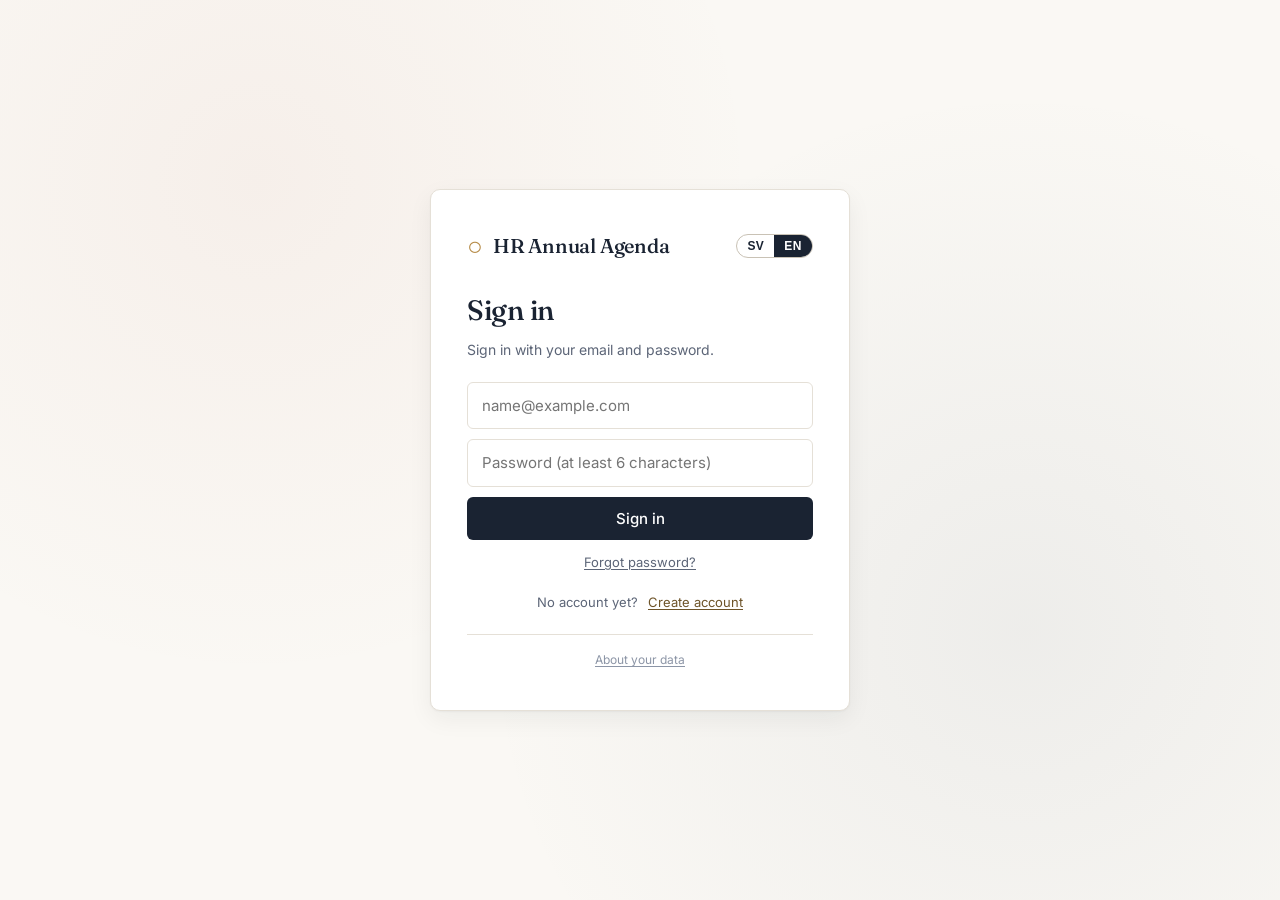
<file: index.html>
<!DOCTYPE html>
<html lang="sv">
<head>
  <meta charset="UTF-8" />
  <meta name="viewport" content="width=device-width, initial-scale=1.0" />
  <title>HR Årshjul</title>
  <link rel="icon" type="image/svg+xml" href="favicon.svg?v=1" />
  <link rel="stylesheet" href="fonts/fonts.css?v=79" />
  <meta http-equiv="Cache-Control" content="no-cache, no-store, must-revalidate" />
  <meta http-equiv="Pragma" content="no-cache" />
  <meta http-equiv="Expires" content="0" />
  <link rel="stylesheet" href="style.css?v=79" />
  <script src="vendor/supabase.js?v=79" defer></script>
  <script src="vendor/jspdf.umd.min.js?v=79" defer></script>
  <script src="vendor/pptxgen.bundle.js?v=79" defer></script>
  <script src="vendor/xlsx.full.min.js?v=79" defer></script>
</head>
<body>
  <!-- Login screen — shown when no user is signed in -->
  <div id="authScreen" class="auth-screen" hidden>
    <div class="auth-card">
      <div class="auth-brand">
        <span class="brand-mark">○</span>
        <span class="brand-name" data-i18n="brand.name">HR Årshjul</span>
        <div class="lang-toggle" role="group" data-i18n-aria-label="lang.toggleAria" aria-label="Välj språk">
          <button type="button" class="lang-btn" data-lang="sv">SV</button>
          <button type="button" class="lang-btn" data-lang="en">EN</button>
        </div>
      </div>
      <h1 class="auth-title" id="authTitle">Logga in</h1>
      <p class="auth-sub" id="authSub">Logga in med din e-post och ditt lösenord.</p>
      <form id="authForm" class="auth-form">
        <input id="authEmail" type="email" required placeholder="namn@exempel.se" autocomplete="email" />
        <input id="authPassword" type="password" required minlength="6" placeholder="Lösenord (minst 6 tecken)" autocomplete="current-password" />
        <button class="btn btn-primary btn-block" type="submit" id="authSubmitBtn">Logga in</button>
      </form>
      <div id="authMessage" class="auth-message" hidden></div>
      <div class="auth-forgot" id="authForgotRow">
        <a href="#" id="authForgotLink">Glömt lösenord?</a>
      </div>
      <div class="auth-toggle" id="authToggleRow">
        <span id="authToggleText">Inget konto än?</span>
        <a href="#" id="authToggleLink">Skapa konto</a>
      </div>
      <div class="auth-toggle" id="authBackRow" hidden>
        <a href="#" id="authBackLink">← Tillbaka till inloggning</a>
      </div>
      <div class="auth-legal">
        <a href="/integritet.html" data-i18n="privacy.link">Om dina uppgifter</a>
      </div>
    </div>
  </div>

  <!-- App — shown when signed in -->
  <div id="appScreen" hidden>
  <header class="topbar">
    <div class="topbar-inner">
      <div class="brand">
        <span class="brand-mark">○</span>
        <span class="brand-name" data-i18n="brand.name">HR Årshjul</span>
      </div>
      <div class="client-meta">
        <label class="field">
          <span class="field-label" data-i18n="topbar.wheelName">Namn på hjulet</span>
          <input id="wheelName" type="text" data-i18n-placeholder="topbar.wheelNamePh" placeholder="t.ex. HR Activity Wheel" />
        </label>
        <label class="field">
          <span class="field-label" data-i18n="topbar.year">År</span>
          <input id="clientYear" type="number" min="2020" max="2100" value="2026" />
        </label>
      </div>
      <div class="user-block">
        <button id="adminBtn" class="btn btn-ghost btn-small" type="button" hidden style="display:none" data-i18n="topbar.adminLink">Hantera användare</button>
        <div class="dropdown">
          <button id="helpBtn" type="button" class="help-btn" aria-haspopup="true" aria-expanded="false" data-i18n-aria-label="help.toggleAria" aria-label="Hjälp">?</button>
          <div id="helpMenu" class="dropdown-menu help-menu" hidden>
            <button id="helpWelcomeBtn" type="button" class="dropdown-item" data-i18n="help.welcome">Kom igång</button>
            <a href="/hjalp.html" class="dropdown-item" data-i18n="help.handbook">Handbok</a>
          </div>
        </div>
        <div class="dropdown">
          <button id="accountBtn" type="button" class="account-btn" aria-haspopup="true" aria-expanded="false" data-i18n-aria-label="account.toggleAria" aria-label="Konto">
            <span id="accountAvatar" class="account-avatar" aria-hidden="true"></span>
            <span class="account-caret" aria-hidden="true">▾</span>
          </button>
          <div id="accountMenu" class="dropdown-menu account-menu" hidden>
            <div class="account-head">
              <span class="account-head-label" data-i18n="account.signedInAs">Inloggad som</span>
              <span id="userEmail" class="user-email"></span>
              <span id="accountRole" class="account-role" hidden data-i18n="account.roleAdmin">Administratör</span>
            </div>
            <div class="dropdown-sep"></div>
            <a id="adminLink" href="/admin.html" class="dropdown-item" hidden data-i18n="topbar.adminLink">Hantera användare</a>
            <a href="/integritet.html" class="dropdown-item" data-i18n="privacy.link">Om dina uppgifter</a>
            <button id="accountLogoutBtn" class="dropdown-item" type="button" data-i18n="topbar.logout">Logga ut</button>
          </div>
        </div>
        <button id="logoutBtn" class="btn btn-ghost btn-small" type="button" data-i18n="topbar.logout">Logga ut</button>
      </div>
      <button id="overflowBtn" type="button" class="btn btn-ghost btn-small overflow-btn" aria-label="Meny">☰</button>
      <div class="topbar-actions">
        <div class="dropdown">
          <button id="wheelsBtn" type="button" class="btn btn-ghost btn-small" data-i18n-aria-label="wheels.toggleAria" aria-label="Mina hjul"><span data-i18n="wheels.label">Hjul</span>: <span class="wheels-current"></span> ▾</button>
          <div id="wheelsMenu" class="dropdown-menu" hidden></div>
        </div>
        <button id="newBtn" class="btn btn-ghost btn-small" data-i18n="topbar.newWheel">Nytt hjul</button>
        <button id="copyBtn" class="btn btn-ghost btn-small" type="button" data-i18n="topbar.copyWheel">Kopiera hjul</button>
        <button id="uploadBtn" class="btn btn-ghost btn-small" data-i18n="topbar.uploadImage">Ladda upp bild</button>
        <div class="dropdown">
          <button id="exportBtn" class="btn btn-primary btn-small" data-i18n="topbar.export">Ladda ner ▾</button>
          <div id="exportMenu" class="dropdown-menu" hidden>
            <button class="dropdown-item" data-format="png" data-i18n="topbar.exportPng">Som bild (PNG)</button>
            <button class="dropdown-item" data-format="pdf" data-i18n="topbar.exportPdf">Som PDF</button>
            <button class="dropdown-item" data-format="ppt" data-i18n="topbar.exportPpt">Som PowerPoint</button>
            <button class="dropdown-item" data-format="ics" data-i18n="topbar.exportIcs">Som kalender (.ics)</button>
          </div>
        </div>
      </div>
      <div class="topbar-config">
        <div class="dropdown">
          <button id="layoutBtn" type="button" class="btn btn-ghost btn-small" data-i18n-aria-label="layout.toggleAria" aria-label="Välj layout"><span data-i18n="layout.label">Layout</span> ▾</button>
          <div id="layoutMenu" class="dropdown-menu" hidden>
            <button type="button" class="dropdown-item layout-option" data-layout="wheel" data-i18n="layout.wheel">Klassisk</button>
            <button type="button" class="dropdown-item layout-option" data-layout="agenda" data-i18n="layout.agenda">Agenda</button>
            <div class="dropdown-sep"></div>
            <button type="button" class="dropdown-item label-position-option" id="labelSideToggle"><span class="check">✓</span> <span data-i18n="layout.labelSide">Text vid sidan</span></button>
            <button type="button" class="dropdown-item label-position-option" id="showDatesToggle"><span class="check">✓</span> <span data-i18n="layout.showDates">Visa datum</span></button>
          </div>
        </div>
        <div class="lang-toggle lang-toggle-topbar" role="group" data-i18n-aria-label="lang.toggleAria" aria-label="Välj språk">
          <button type="button" class="lang-btn" data-lang="sv">SV</button>
          <button type="button" class="lang-btn" data-lang="en">EN</button>
        </div>
      </div>
      <input id="fileInput" type="file" accept="image/png" hidden />
    </div>
  </header>

  <!-- Gallringsbanner — visas bara när kontots tid börjar ta slut -->
  <div id="retentionBanner" class="retention-banner" hidden>
    <div class="retention-inner">
      <span class="retention-icon" aria-hidden="true">◷</span>
      <div class="retention-text">
        <strong id="retentionTitle"></strong>
        <span id="retentionBody"></span>
      </div>
      <button id="retentionRenewBtn" class="btn btn-primary btn-small" type="button"></button>
    </div>
  </div>

  <main class="layout">
    <section class="panel">
      <div class="panel-section">
        <div class="section-head">
          <h2 data-i18n="panel.rings.title">Ringar</h2>
          <button id="addRingBtn" class="btn btn-small" data-i18n="panel.rings.add">+ Lägg till ring</button>
        </div>
        <p class="hint" data-i18n="panel.rings.hint">Varje ring är en kategori — t.ex. Arbetsmiljö, Utveckling, Lön &amp; förmåner.</p>
        <ul id="ringList" class="ring-list"></ul>
      </div>

      <div class="panel-section">
        <div class="section-head">
          <h2 data-i18n="panel.activities.title">Aktiviteter</h2>
          <div class="section-actions">
            <button id="importActivitiesBtn" class="btn btn-small" data-i18n="panel.activities.import">Importera</button>
            <button id="addActivityBtn" class="btn btn-small" data-i18n="panel.activities.add">+ Period</button>
            <button id="addDayBtn" class="btn btn-small" data-i18n="panel.activities.addDay">+ Dag</button>
          </div>
        </div>
        <p class="hint"><span data-i18n="panel.activities.hintBefore">Lägg in aktiviteten som en period (startvecka + längd) eller som en enskild dag med ett bestämt datum. Vill du importera en lista? </span><a href="#" id="downloadTemplateLink" data-i18n="panel.activities.hintLink">Hämta mallen</a><span data-i18n="panel.activities.hintAfter">.</span></p>
        <input id="activitiesFileInput" type="file" accept=".xlsx,.xls,.csv" hidden />
        <ul id="activityList" class="activity-list"></ul>
      </div>
    </section>

    <section class="wheel-area">
      <div class="wheel-frame">
        <svg id="wheel" viewBox="-260 -260 520 520" xmlns="http://www.w3.org/2000/svg" role="img" data-i18n-aria-label="wheel.aria" aria-label="HR årshjul"></svg>
      </div>
      <div class="legend" id="legend"></div>
    </section>
  </main>

  </div><!-- /#appScreen -->

  <!-- Admin modal: manage allowed emails -->
  <div id="adminModal" class="modal-backdrop" hidden>
    <div class="modal-card" role="dialog" aria-labelledby="adminModalTitle">
      <div class="modal-head">
        <h2 id="adminModalTitle" data-i18n="admin.title">Hantera användare</h2>
        <button id="adminCloseBtn" class="btn-icon" type="button" data-i18n-aria-label="admin.closeAria" aria-label="Stäng">✕</button>
      </div>
      <p class="modal-sub" data-i18n="admin.sub">Bara mejladresser i den här listan kan skapa konto. Lägg till en ny adress, säg till personen själv, så kan de gå till sidan och välja sitt eget lösenord.</p>

      <form id="adminAddForm" class="admin-add-form" autocomplete="off">
        <input id="adminAddEmail" type="email" required data-i18n-placeholder="auth.emailPh" placeholder="namn@exempel.se" />
        <input id="adminAddNotes" type="text" data-i18n-placeholder="admin.notesPh" placeholder="Anteckning (valfritt)" />
        <button class="btn btn-primary" type="submit" data-i18n="admin.add">Lägg till</button>
      </form>
      <div id="adminMessage" class="auth-message" hidden></div>
      <button id="adminDiagBtn" class="btn btn-ghost btn-small" type="button" style="margin-top:8px" data-i18n="admin.diag">Kör diagnostik</button>

      <ul id="adminEmailList" class="admin-email-list"></ul>
    </div>
  </div>

  <!-- Välkomstruta — visas första gången man loggar in, kan öppnas igen via ?-knappen -->
  <div id="welcomeModal" class="modal-backdrop" hidden>
    <div class="modal-card welcome-card" role="dialog" aria-modal="true" aria-labelledby="welcomeTitle">
      <div class="modal-head">
        <h2 id="welcomeTitle" data-i18n="welcome.title">Välkommen till HR Årshjul</h2>
        <button id="welcomeCloseBtn" class="btn-icon" type="button" data-i18n-aria-label="admin.closeAria" aria-label="Stäng">✕</button>
      </div>
      <p class="modal-sub" data-i18n="welcome.sub">Så här kommer du igång, i tre steg:</p>
      <ol class="welcome-steps">
        <li>
          <strong data-i18n="welcome.step1.title">Ge hjulet ett namn</strong>
          <span data-i18n="welcome.step1.body">Skriv i fältet Namn på hjulet högst upp och välj år.</span>
        </li>
        <li>
          <strong data-i18n="welcome.step2.title">Gör ringar och aktiviteter till dina egna</strong>
          <span data-i18n="welcome.step2.body">Byt namn direkt i listan, ta bort med ✕ och lägg till med + Period eller + Dag. Allt sparas automatiskt.</span>
        </li>
        <li>
          <strong data-i18n="welcome.step3.title">Ladda ner</strong>
          <span data-i18n="welcome.step3.body">Under Ladda ner får du hjulet som bild, PDF, PowerPoint eller kalenderfil.</span>
        </li>
      </ol>
      <p class="welcome-foot" data-i18n="welcome.foot">Du hittar den här rutan och handboken igen under ?-knappen.</p>
      <div class="welcome-actions">
        <a href="/hjalp.html" id="welcomeHandbookLink" class="btn btn-ghost" data-i18n="welcome.handbook">Läs handboken</a>
        <button id="welcomeStartBtn" class="btn btn-primary" type="button" data-i18n="welcome.start">Sätt igång</button>
      </div>
    </div>
  </div>

  <!-- Kopiera hjul — ersätter den gamla prompt()-frågan om årtal -->
  <div id="copyModal" class="modal-backdrop" hidden>
    <div class="modal-card copy-card" role="dialog" aria-modal="true" aria-labelledby="copyTitle">
      <div class="modal-head">
        <h2 id="copyTitle" data-i18n="copy.title">Kopiera hjul</h2>
        <button id="copyCloseBtn" class="btn-icon" type="button" data-i18n-aria-label="admin.closeAria" aria-label="Stäng">✕</button>
      </div>
      <p class="modal-sub" data-i18n="copy.sub">Kopian blir ett eget hjul med samma ringar och aktiviteter. Originalet ändras inte.</p>
      <form id="copyForm" class="copy-form" autocomplete="off" novalidate>
        <p class="copy-source"><span data-i18n="copy.source">Kopierar</span> <strong id="copySourceName"></strong></p>
        <label class="copy-field">
          <span data-i18n="copy.name">Namn på kopian</span>
          <input id="copyName" type="text" />
        </label>
        <label class="copy-field copy-field-year">
          <span data-i18n="copy.year">År</span>
          <input id="copyYear" type="number" min="1900" max="2999" required />
        </label>
        <p class="copy-hint" data-i18n="copy.yearHint">Alla datum flyttas till det år du väljer. Behåll samma år om kopian ska användas till en annan kund.</p>
        <p id="copyError" class="copy-error" hidden></p>
        <div class="welcome-actions">
          <button id="copyCancelBtn" class="btn btn-ghost" type="button" data-i18n="copy.cancel">Avbryt</button>
          <button class="btn btn-primary" type="submit" data-i18n="copy.submit">Skapa kopia</button>
        </div>
      </form>
    </div>
  </div>

  <div id="toast" class="toast" hidden></div>

  <script src="app.js?v=79" defer></script>
</body>
</html>
</file>
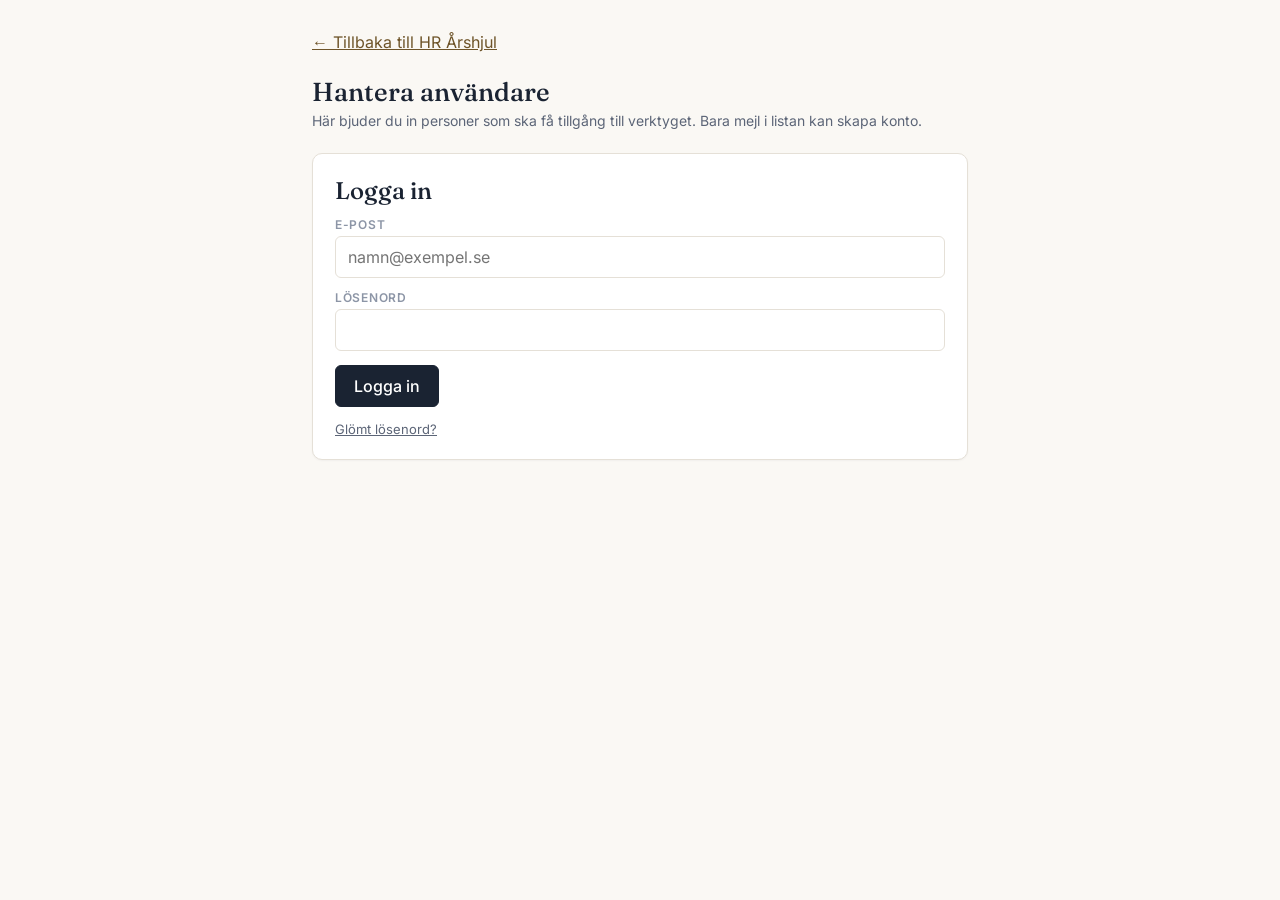
<file: admin.html>
<!DOCTYPE html>
<html lang="sv">
<head>
  <meta charset="UTF-8" />
  <meta name="viewport" content="width=device-width, initial-scale=1.0" />
  <meta http-equiv="Cache-Control" content="no-cache, no-store, must-revalidate" />
  <title>HR Årshjul — Hantera användare</title>
  <link rel="icon" type="image/svg+xml" href="favicon.svg?v=1" />
  <link rel="stylesheet" href="fonts/fonts.css?v=72" />
  <style>
    * { box-sizing: border-box; }
    html, body { margin: 0; padding: 0; }
    body {
      font-family: 'Inter', -apple-system, sans-serif;
      background: #FAF8F4;
      color: #1A2332;
      padding: 32px;
      max-width: 720px;
      margin: 0 auto;
    }
    h1 { font-family: 'Fraunces', Georgia, serif; font-weight: 500; font-size: 26px; margin: 0 0 4px; }
    .sub { color: #5C6577; margin: 0 0 24px; font-size: 14px; }
    .card { background: #fff; border: 1px solid #E5E0D7; border-radius: 10px; padding: 22px; margin-bottom: 20px; box-shadow: 0 1px 2px rgba(20,26,40,.04); }
    label { display: block; font-size: 12px; text-transform: uppercase; letter-spacing: 0.06em; color: #8C95A6; font-weight: 600; margin-bottom: 4px; margin-top: 12px; }
    input, button { font: inherit; }
    input { padding: 10px 12px; border: 1px solid #E5E0D7; border-radius: 6px; width: 100%; }
    input:focus { outline: 2px solid #B68B47; outline-offset: 1px; }
    button { padding: 10px 18px; border-radius: 6px; cursor: pointer; border: 1px solid #E5E0D7; background: #fff; font-weight: 500; }
    button.primary { background: #1A2332; color: #fff; border-color: #1A2332; }
    button.primary:hover { background: #2A3445; }
    button:disabled { opacity: 0.5; cursor: not-allowed; }
    .row { display: flex; gap: 8px; align-items: end; flex-wrap: wrap; }
    .row > div { flex: 1; min-width: 200px; }
    .msg { margin-top: 12px; padding: 10px 14px; border-radius: 6px; font-size: 13px; }
    .msg.ok { background: #EDF5ED; border: 1px solid #C5DCC0; color: #2A5C2A; }
    .msg.err { background: #FBEDE9; border: 1px solid #E8C4BC; color: #7A2418; }
    ul { list-style: none; padding: 0; margin: 14px 0 0; }
    li { display: grid; grid-template-columns: 1fr auto; gap: 10px; align-items: center; padding: 10px 12px; background: #F4F1EB; border: 1px solid #E5E0D7; border-radius: 6px; margin-bottom: 6px; font-size: 14px; }
    li.self { background: #EEF0F4; }
    li button { padding: 4px 10px; font-size: 13px; color: #B0463A; border: 1px solid transparent; }
    li button:hover { border-color: #E8C4BC; background: #FBEDE9; }
    li small { color: #8C95A6; display: block; font-size: 11px; margin-top: 2px; }
    li .acts { display: flex; gap: 6px; align-items: center; }
    li button.invite { color: #6E5429; }
    li button.invite:hover { border-color: #E3CB92; background: #FBF0D9; }
    .nav { margin-bottom: 24px; }
    .nav a { color: #6E5429; text-decoration: underline; }
  </style>
</head>
<body>
  <div class="nav"><a href="/">← Tillbaka till HR Årshjul</a></div>
  <h1>Hantera användare</h1>
  <p class="sub">Här bjuder du in personer som ska få tillgång till verktyget. Bara mejl i listan kan skapa konto.</p>

  <div class="card" id="loginCard">
    <h2 style="margin:0 0 8px; font-family:'Fraunces',serif; font-weight:500;">Logga in</h2>
    <label>E-post</label>
    <input id="email" type="email" placeholder="namn@exempel.se" autocomplete="email" />
    <label>Lösenord</label>
    <input id="password" type="password" autocomplete="current-password" />
    <div style="margin-top:14px"><button class="primary" id="loginBtn">Logga in</button></div>
    <div id="loginMsg" class="msg" style="display:none"></div>
    <div style="margin-top:14px; font-size:13px;"><a href="/?forgot=1" style="color:#5C6577; text-decoration:underline;">Glömt lösenord?</a></div>
  </div>

  <div class="card" id="adminCard" style="display:none">
    <h2 style="margin:0 0 8px; font-family:'Fraunces',serif; font-weight:500;">Bjud in ny</h2>
    <p class="sub" style="margin:0 0 12px;">Lägg till adressen först. Skicka sedan inbjudan med ✉-knappen i listan nedan, så får personen instruktionerna per mejl.</p>
    <div class="row">
      <div>
        <label>E-post</label>
        <input id="addEmail" type="email" placeholder="namn@exempel.se" />
      </div>
      <div>
        <label>Anteckning (valfritt)</label>
        <input id="addNotes" type="text" placeholder="t.ex. Anna från Acme HR" />
      </div>
      <button class="primary" id="addBtn">Lägg till</button>
    </div>
    <div id="addMsg" class="msg" style="display:none"></div>

    <h2 style="margin:24px 0 8px; font-family:'Fraunces',serif; font-weight:500;">Tillåtna mejl</h2>
    <ul id="list"></ul>
  </div>

  <script>
  const SUPABASE_URL = 'https://afcagjgztvmdpeljrjru.supabase.co';
  const SUPABASE_KEY = 'sb_publishable__QjXJj6z2J2FaCyWvRVSWg_pbiIbHiI';
  let token = null;
  let myEmail = null;

  const $ = (id) => document.getElementById(id);
  function msg(el, text, ok) {
    el.style.display = text ? 'block' : 'none';
    el.className = 'msg ' + (ok ? 'ok' : 'err');
    el.textContent = text;
  }

  $('loginBtn').addEventListener('click', login);
  $('password').addEventListener('keydown', (e) => { if (e.key === 'Enter') login(); });
  $('addBtn').addEventListener('click', addEmail);

  async function login() {
    const email = $('email').value.trim();
    const password = $('password').value;
    if (!email || !password) { msg($('loginMsg'), 'Fyll i e-post och lösenord.'); return; }
    $('loginBtn').disabled = true;
    msg($('loginMsg'), '');
    try {
      const res = await fetch(SUPABASE_URL + '/auth/v1/token?grant_type=password', {
        method: 'POST',
        headers: { 'Content-Type': 'application/json', apikey: SUPABASE_KEY },
        body: JSON.stringify({ email, password }),
      });
      const data = await res.json();
      if (!res.ok || !data.access_token) {
        msg($('loginMsg'), 'Inloggning misslyckades: ' + (data.error_description || data.msg || res.status));
        return;
      }
      token = data.access_token;
      myEmail = (data.user && data.user.email || '').toLowerCase();
      $('loginCard').style.display = 'none';
      $('adminCard').style.display = 'block';
      await loadList();
    } catch (err) {
      msg($('loginMsg'), 'Anslutningsfel: ' + err.message);
    } finally {
      $('loginBtn').disabled = false;
    }
  }

  async function callApi(action, extra) {
    const res = await fetch('/api/admin', {
      method: 'POST',
      headers: { 'Content-Type': 'application/json', Authorization: 'Bearer ' + token },
      body: JSON.stringify(Object.assign({ action }, extra || {})),
    });
    const text = await res.text();
    let data; try { data = text ? JSON.parse(text) : null; } catch {}
    if (!res.ok) throw new Error((data && (data.error || data.message)) || ('HTTP ' + res.status));
    return data;
  }

  async function loadList() {
    const list = $('list');
    list.innerHTML = '<li>Hämtar…</li>';
    try {
      const data = await callApi('list');
      list.innerHTML = '';
      if (!data || data.length === 0) {
        list.innerHTML = '<li>Listan är tom — lägg till en mejl ovan.</li>';
        return;
      }
      data.forEach(row => {
        const isSelf = row.email.toLowerCase() === myEmail;
        const li = document.createElement('li');
        if (isSelf) li.className = 'self';
        const date = (row.invited_at || '').slice(0, 10);
        li.innerHTML = '<div><div>' + escapeHtml(row.email) + (isSelf ? ' (du)' : '') + '</div>' +
                       (row.notes ? '<small>' + escapeHtml(row.notes) + '</small>' : '') +
                       '<small>Inbjuden ' + date + '</small></div>' +
                       (isSelf ? '<span style="color:#8C95A6;font-size:12px">admin</span>'
                               : '<span class="acts">' +
                                   '<button class="invite" data-invite="' + escapeHtml(row.email) + '">✉ Bjud in</button>' +
                                   '<button data-email="' + escapeHtml(row.email) + '">✕ ta bort</button>' +
                                 '</span>');
        list.appendChild(li);
      });
      list.querySelectorAll('button[data-email]').forEach(b => {
        b.addEventListener('click', () => removeEmail(b.dataset.email));
      });
      list.querySelectorAll('button[data-invite]').forEach(b => {
        b.addEventListener('click', () => inviteEmail(b.dataset.invite, b));
      });
    } catch (err) {
      list.innerHTML = '<li style="color:#7A2418">Kunde inte hämta: ' + err.message + '</li>';
    }
  }

  async function addEmail() {
    const email = $('addEmail').value.trim().toLowerCase();
    const notes = $('addNotes').value.trim();
    if (!email) { msg($('addMsg'), 'Skriv en mejl.'); return; }
    $('addBtn').disabled = true;
    msg($('addMsg'), '');
    try {
      await callApi('add', { email, notes: notes || null });
      $('addEmail').value = '';
      $('addNotes').value = '';
      msg($('addMsg'), email + ' har lagts till. Klicka på ✉ Bjud in i listan för att skicka instruktionerna.', true);
      await loadList();
    } catch (err) {
      let m = err.message;
      if (/duplicate|already|unique/i.test(m)) m = 'Den här mejlen finns redan på listan.';
      msg($('addMsg'), m);
    } finally {
      $('addBtn').disabled = false;
    }
  }

  async function inviteEmail(email, btn) {
    const original = btn.textContent;
    btn.disabled = true;
    btn.textContent = "Skickar…";
    msg($('addMsg'), '');
    try {
      await callApi('invite', { email });
      btn.textContent = "✓ Skickat";
      msg($('addMsg'), 'Inbjudan skickad till ' + email + '.', true);
      // Knappen får stå kvar en stund som kvitto innan den går att klicka igen.
      setTimeout(() => { btn.textContent = original; btn.disabled = false; }, 4000);
    } catch (err) {
      btn.textContent = original;
      btn.disabled = false;
      msg($('addMsg'), 'Kunde inte skicka till ' + email + ': ' + err.message);
    }
  }

  async function removeEmail(email) {
    if (!confirm('Ta bort ' + email + ' från listan? Befintliga konton påverkas inte.')) return;
    try {
      await callApi('remove', { email });
      await loadList();
    } catch (err) {
      msg($('addMsg'), 'Kunde inte ta bort: ' + err.message);
    }
  }

  function escapeHtml(s) {
    return String(s||'').replace(/[&<>"']/g, c => ({'&':'&amp;','<':'&lt;','>':'&gt;','"':'&quot;',"'":'&#39;'}[c]));
  }
  </script>
</body>
</html>
</file>
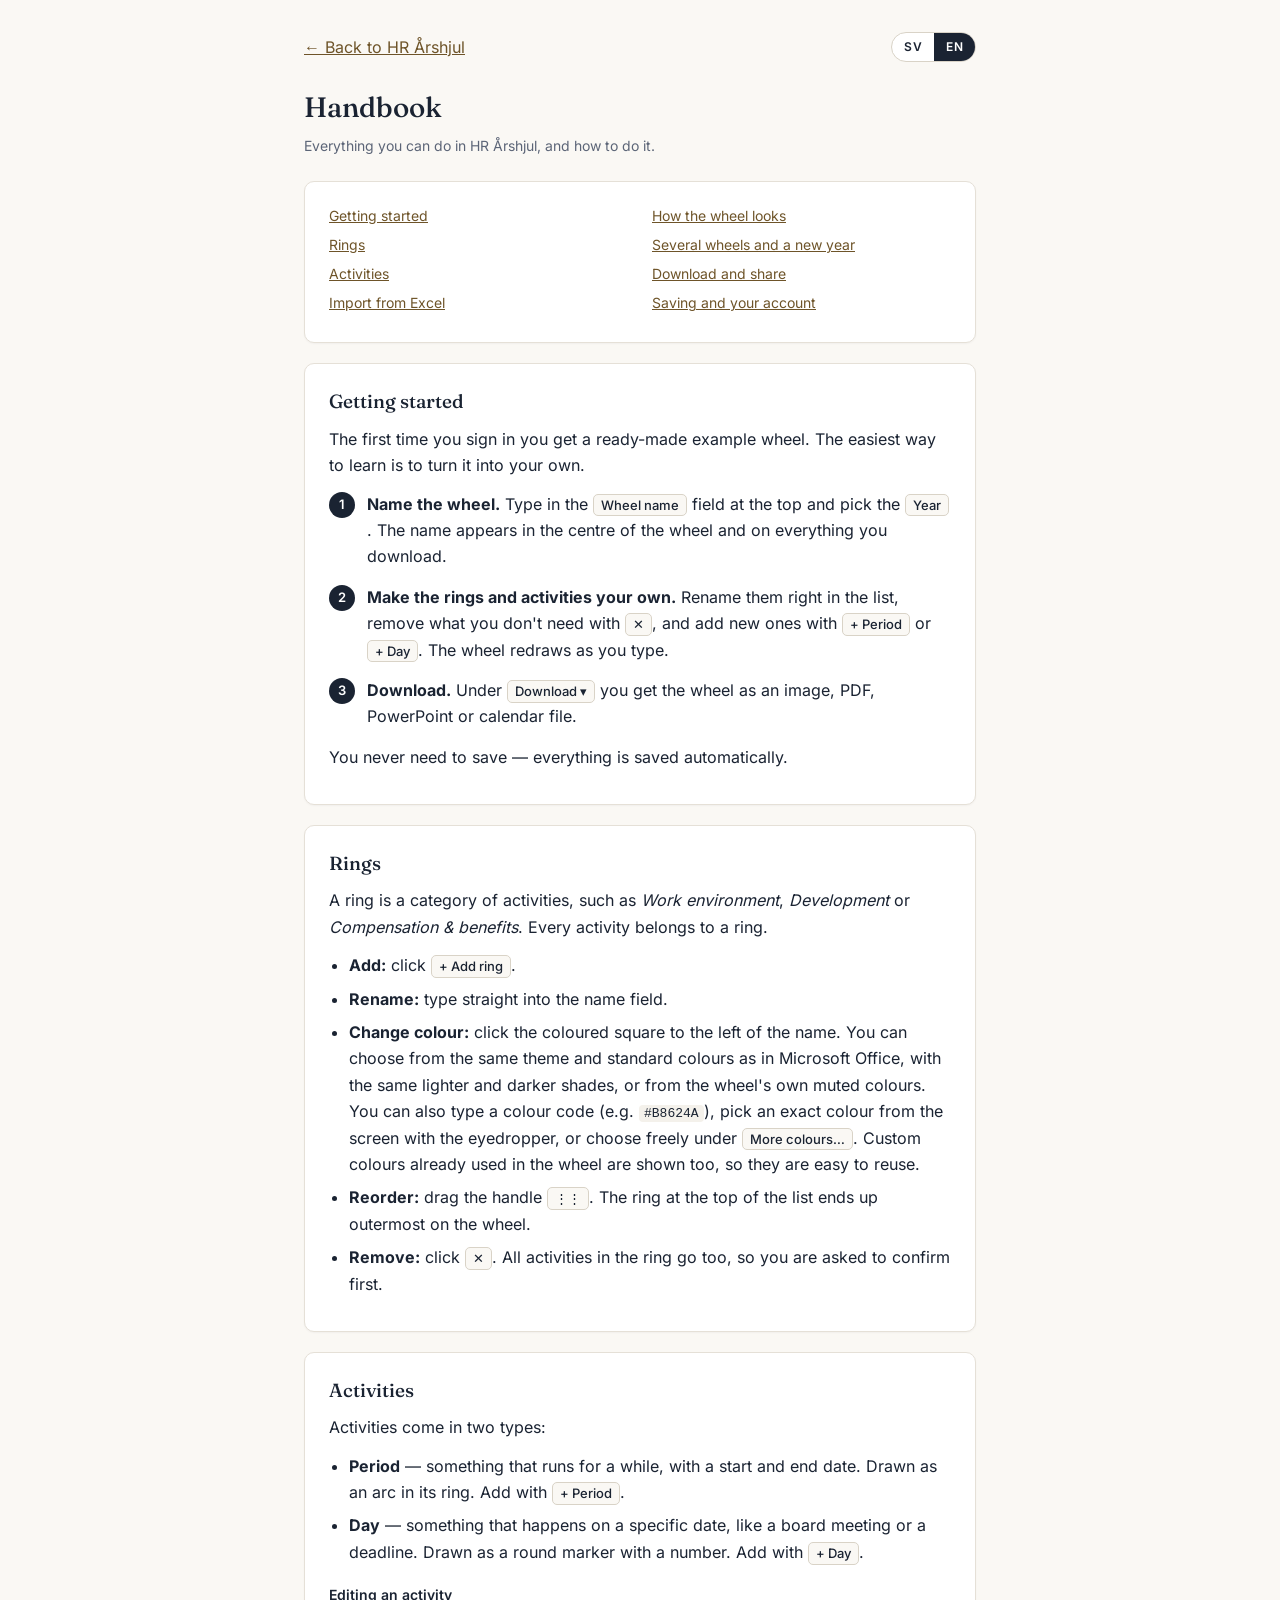
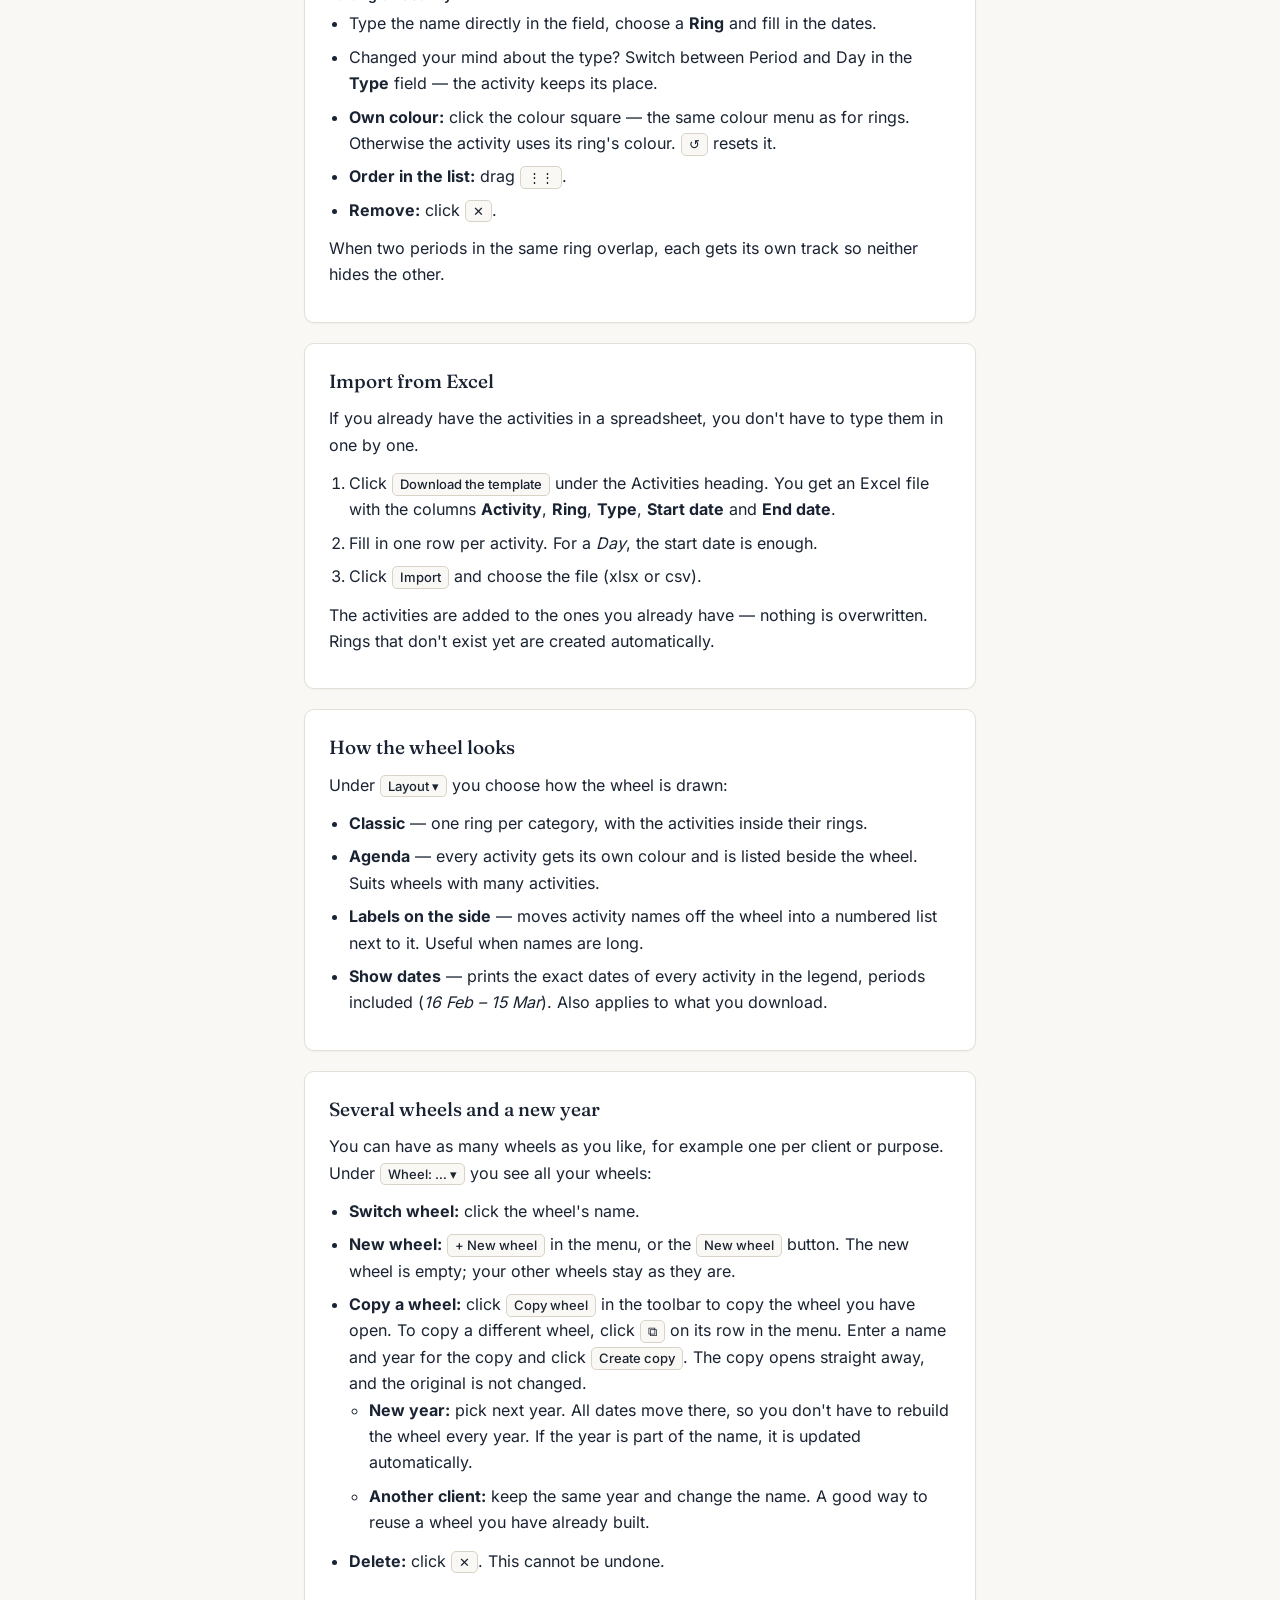
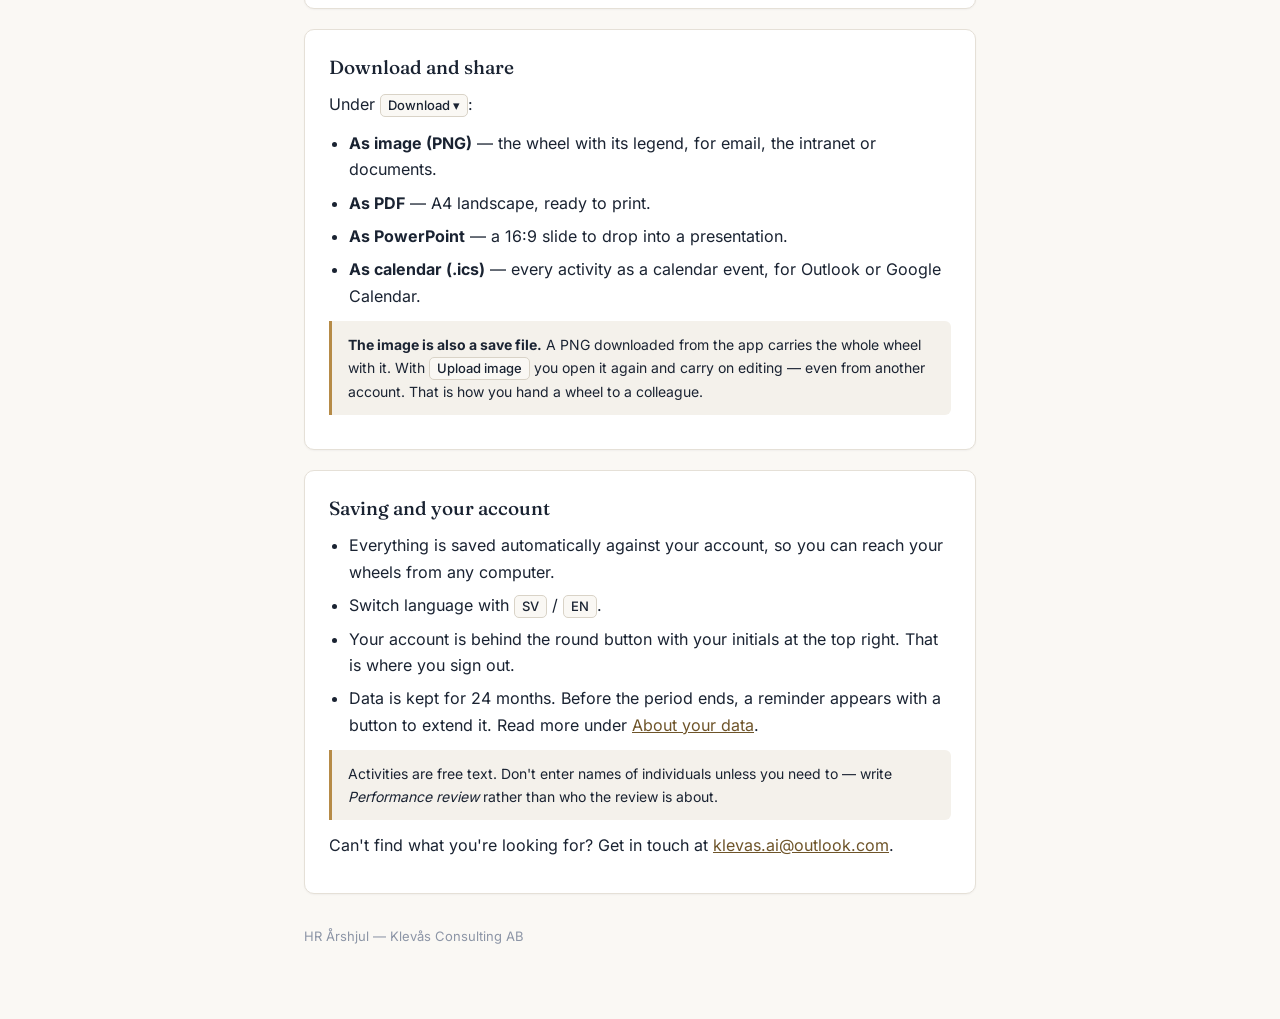
<file: hjalp.html>
<!DOCTYPE html>
<html lang="sv">
<head>
  <meta charset="UTF-8" />
  <meta name="viewport" content="width=device-width, initial-scale=1.0" />
  <meta http-equiv="Cache-Control" content="no-cache, no-store, must-revalidate" />
  <title>HR Årshjul — Handbok</title>
  <link rel="icon" type="image/svg+xml" href="favicon.svg?v=1" />
  <link rel="stylesheet" href="fonts/fonts.css?v=79" />
  <style>
    * { box-sizing: border-box; }
    [hidden] { display: none !important; }
    html, body { margin: 0; padding: 0; }
    html { scroll-behavior: smooth; }
    body {
      font-family: 'Inter', -apple-system, sans-serif;
      background: #FAF8F4;
      color: #1A2332;
      padding: 32px 24px 72px;
      max-width: 720px;
      margin: 0 auto;
      line-height: 1.65;
    }
    h1 { font-family: 'Fraunces', Georgia, serif; font-weight: 500; font-size: 28px; margin: 0 0 4px; }
    h2 { font-family: 'Fraunces', Georgia, serif; font-weight: 500; font-size: 19px; margin: 0 0 8px; scroll-margin-top: 16px; }
    h3 { font-size: 14px; font-weight: 600; margin: 18px 0 4px; }
    p { margin: 0 0 12px; }
    .sub { color: #5C6577; margin: 0 0 24px; font-size: 14px; }
    .card { background: #fff; border: 1px solid #E5E0D7; border-radius: 10px; padding: 22px 24px; margin-bottom: 20px; box-shadow: 0 1px 2px rgba(20,26,40,.04); }
    ul, ol { margin: 0 0 12px; padding-left: 20px; }
    li { margin-bottom: 7px; }
    a { color: #6E5429; }
    .nav { margin-bottom: 22px; display: flex; align-items: center; gap: 12px; flex-wrap: wrap; }
    .nav a { color: #6E5429; text-decoration: underline; }
    .lang { margin-left: auto; display: inline-flex; border: 1px solid #D9D3C7; border-radius: 999px; overflow: hidden; background: #fff; }
    .lang button { border: 0; background: transparent; font: inherit; font-size: 12px; font-weight: 600; letter-spacing: 0.04em; padding: 4px 12px; cursor: pointer; color: #1A2332; }
    .lang button.active { background: #1A2332; color: #fff; }
    .note { background: #F4F1EB; border-left: 3px solid #B68B47; padding: 12px 16px; border-radius: 0 6px 6px 0; font-size: 14px; margin: 0 0 12px; }
    .toc { columns: 2; column-gap: 24px; padding-left: 0; list-style: none; margin: 0; font-size: 14px; }
    .toc li { margin-bottom: 6px; break-inside: avoid; }
    .ui { display: inline-block; font-size: 13px; font-weight: 500; padding: 0 7px; border: 1px solid #D9D3C7; border-radius: 5px; background: #FAF8F4; white-space: nowrap; line-height: 1.6; }
    .steps { counter-reset: step; list-style: none; padding-left: 0; }
    .steps li { counter-increment: step; position: relative; padding-left: 38px; margin-bottom: 14px; }
    .steps li::before {
      content: counter(step); position: absolute; left: 0; top: 1px;
      width: 26px; height: 26px; border-radius: 50%; background: #1A2332; color: #fff;
      font-size: 13px; font-weight: 600; display: flex; align-items: center; justify-content: center;
    }
    code { font-family: ui-monospace, 'Cascadia Mono', Consolas, monospace; font-size: 13px; background: #F4F1EB; padding: 1px 5px; border-radius: 4px; }
    footer { color: #8C95A6; font-size: 13px; margin-top: 32px; }
    @media (max-width: 520px) { .toc { columns: 1; } }
  </style>
</head>
<body>

<div class="nav">
  <a href="/" id="backLink">← Tillbaka till HR Årshjul</a>
  <span class="lang" role="group" aria-label="Välj språk / Choose language">
    <button type="button" data-lang="sv">SV</button>
    <button type="button" data-lang="en">EN</button>
  </span>
</div>

<!-- ============================ SVENSKA ============================ -->
<div id="sv">
  <h1>Handbok</h1>
  <p class="sub">Allt du kan göra i HR Årshjul, och hur du gör det.</p>

  <div class="card">
    <ul class="toc">
      <li><a href="#sv-start">Kom igång</a></li>
      <li><a href="#sv-ringar">Ringar</a></li>
      <li><a href="#sv-aktiviteter">Aktiviteter</a></li>
      <li><a href="#sv-import">Importera från Excel</a></li>
      <li><a href="#sv-utseende">Hjulets utseende</a></li>
      <li><a href="#sv-hjul">Flera hjul och nytt år</a></li>
      <li><a href="#sv-ladda-ner">Ladda ner och dela</a></li>
      <li><a href="#sv-spara">Sparande och konto</a></li>
    </ul>
  </div>

  <div class="card">
    <h2 id="sv-start">Kom igång</h2>
    <p>Första gången du loggar in får du ett färdigt exempelhjul. Det enklaste sättet att lära sig är att göra om det till ditt eget.</p>
    <ol class="steps">
      <li><strong>Ge hjulet ett namn.</strong> Skriv i fältet <span class="ui">Namn på hjulet</span> högst upp och välj <span class="ui">År</span>. Namnet syns mitt i hjulet och på allt du laddar ner.</li>
      <li><strong>Gör ringar och aktiviteter till dina egna.</strong> Byt namn direkt i listan, ta bort det du inte behöver med <span class="ui">✕</span> och lägg till nytt med <span class="ui">+ Period</span> eller <span class="ui">+ Dag</span>. Hjulet ritas om medan du skriver.</li>
      <li><strong>Ladda ner.</strong> Under <span class="ui">Ladda ner ▾</span> får du hjulet som bild, PDF, PowerPoint eller kalenderfil.</li>
    </ol>
    <p>Du behöver aldrig spara — allt sparas automatiskt.</p>
  </div>

  <div class="card">
    <h2 id="sv-ringar">Ringar</h2>
    <p>En ring är en kategori av aktiviteter, till exempel <em>Arbetsmiljö</em>, <em>Utveckling</em> eller <em>Lön &amp; förmåner</em>. Varje aktivitet hör till en ring.</p>
    <ul>
      <li><strong>Lägg till:</strong> klicka <span class="ui">+ Lägg till ring</span>.</li>
      <li><strong>Byt namn:</strong> skriv direkt i namnfältet.</li>
      <li><strong>Byt färg:</strong> klicka på den färgade rutan till vänster om namnet. Du kan välja bland samma tema- och standardfärger som i Microsoft Office, med samma ljusare och mörkare nyanser, eller bland hjulets egna dämpade färger. Du kan också skriva in en färgkod (t.ex. <code>#B8624A</code>), hämta en exakt färg från skärmen med pipetten, eller välja fritt under <span class="ui">Fler färger…</span>. Egna färger du redan använt i hjulet visas också, så att det är lätt att återanvända dem.</li>
      <li><strong>Ändra ordning:</strong> dra i handtaget <span class="ui">⋮⋮</span>. Ringen överst i listan hamnar ytterst i hjulet.</li>
      <li><strong>Ta bort:</strong> klicka <span class="ui">✕</span>. Alla aktiviteter i ringen försvinner också, så du får bekräfta först.</li>
    </ul>
  </div>

  <div class="card">
    <h2 id="sv-aktiviteter">Aktiviteter</h2>
    <p>Aktiviteter finns i två typer:</p>
    <ul>
      <li><strong>Period</strong> — något som pågår en tid, med start- och slutdatum. Ritas som en båge i ringen. Lägg till med <span class="ui">+ Period</span>.</li>
      <li><strong>Dag</strong> — något som sker ett visst datum, som ett styrelsemöte eller en deadline. Ritas som en rund markering med ett nummer. Lägg till med <span class="ui">+ Dag</span>.</li>
    </ul>
    <h3>Redigera en aktivitet</h3>
    <ul>
      <li>Skriv namnet direkt i fältet, välj <strong>Ring</strong> och fyll i datum.</li>
      <li>Ändrade du dig om typen? Byt mellan Period och Dag i fältet <strong>Typ</strong> — aktiviteten behåller sin plats.</li>
      <li><strong>Egen färg:</strong> klicka på färgrutan — samma färgmeny som för ringarna. Annars får aktiviteten sin rings färg. <span class="ui">↺</span> återställer.</li>
      <li><strong>Ordning i listan:</strong> dra i <span class="ui">⋮⋮</span>.</li>
      <li><strong>Ta bort:</strong> klicka <span class="ui">✕</span>.</li>
    </ul>
    <p>Överlappar två perioder i samma ring läggs de i varsitt spår, så att ingen döljer den andra.</p>
  </div>

  <div class="card">
    <h2 id="sv-import">Importera från Excel</h2>
    <p>Har du redan aktiviteterna i ett kalkylark slipper du skriva in dem en och en.</p>
    <ol>
      <li>Klicka <span class="ui">Hämta mallen</span> under rubriken Aktiviteter. Du får en Excel-fil med kolumnerna <strong>Aktivitet</strong>, <strong>Ring</strong>, <strong>Typ</strong>, <strong>Startdatum</strong> och <strong>Slutdatum</strong>.</li>
      <li>Fyll i en rad per aktivitet. För en <em>Dag</em> räcker startdatum.</li>
      <li>Klicka <span class="ui">Importera</span> och välj filen (xlsx eller csv).</li>
    </ol>
    <p>Aktiviteterna läggs till bland dem du redan har — inget skrivs över. Ringar som inte finns skapas automatiskt.</p>
  </div>

  <div class="card">
    <h2 id="sv-utseende">Hjulets utseende</h2>
    <p>Under <span class="ui">Layout ▾</span> väljer du hur hjulet ritas:</p>
    <ul>
      <li><strong>Klassisk</strong> — en ring per kategori, med aktiviteterna i sina ringar.</li>
      <li><strong>Agenda</strong> — varje aktivitet får en egen färg och listas vid sidan av hjulet. Passar när det är många aktiviteter.</li>
      <li><strong>Text vid sidan</strong> — flyttar aktiviteternas namn från hjulet till en numrerad lista bredvid. Bra när namnen är långa.</li>
      <li><strong>Visa datum</strong> — skriver ut exakta datum för varje aktivitet i förklaringen, även för perioder (<em>16 Feb – 15 Mar</em>). Gäller även det du laddar ner.</li>
    </ul>
  </div>

  <div class="card">
    <h2 id="sv-hjul">Flera hjul och nytt år</h2>
    <p>Du kan ha hur många hjul du vill, till exempel ett per kund eller syfte. Under <span class="ui">Hjul: … ▾</span> ser du alla dina hjul:</p>
    <ul>
      <li><strong>Byt hjul:</strong> klicka på hjulets namn.</li>
      <li><strong>Nytt hjul:</strong> <span class="ui">+ Nytt hjul</span> i menyn, eller knappen <span class="ui">Nytt hjul</span>. Det nya hjulet är tomt; dina andra hjul ligger kvar.</li>
      <li><strong>Kopiera ett hjul:</strong> klicka <span class="ui">Kopiera hjul</span> i verktygsfältet för att kopiera hjulet du har öppet. Vill du kopiera ett annat hjul klickar du <span class="ui">⧉</span> på dess rad i menyn. Ange namn och år för kopian och klicka <span class="ui">Skapa kopia</span>. Kopian öppnas direkt, och originalet ändras inte.
        <ul>
          <li><strong>Nytt år:</strong> välj nästa år. Alla datum flyttas dit, så du slipper bygga om hjulet varje år. Står årtalet i namnet byts det automatiskt.</li>
          <li><strong>Annan kund:</strong> behåll samma år och byt namn. Ett bra sätt att återanvända ett hjul du redan byggt.</li>
        </ul>
      </li>
      <li><strong>Ta bort:</strong> klicka <span class="ui">✕</span>. Det går inte att ångra.</li>
    </ul>
  </div>

  <div class="card">
    <h2 id="sv-ladda-ner">Ladda ner och dela</h2>
    <p>Under <span class="ui">Ladda ner ▾</span>:</p>
    <ul>
      <li><strong>Som bild (PNG)</strong> — hjulet med förklaring, för e-post, intranät eller dokument.</li>
      <li><strong>Som PDF</strong> — A4 liggande, redo att skriva ut.</li>
      <li><strong>Som PowerPoint</strong> — en bild i 16:9 att lägga in i en presentation.</li>
      <li><strong>Som kalender (.ics)</strong> — alla aktiviteter som kalenderhändelser, för Outlook eller Google Kalender.</li>
    </ul>
    <div class="note">
      <strong>Bilden är också en sparfil.</strong> En PNG som laddats ner från appen bär med sig hela hjulet.
      Med <span class="ui">Ladda upp bild</span> öppnar du den igen och kan fortsätta redigera —
      även på ett annat konto. Så kan du ge ett hjul till en kollega.
    </div>
  </div>

  <div class="card">
    <h2 id="sv-spara">Sparande och konto</h2>
    <ul>
      <li>Allt sparas automatiskt och kopplas till ditt konto, så du når dina hjul från vilken dator som helst.</li>
      <li>Språk byter du med <span class="ui">SV</span> / <span class="ui">EN</span>.</li>
      <li>Ditt konto når du via den runda knappen med dina initialer längst upp till höger. Där loggar du ut.</li>
      <li>Uppgifterna sparas i 24 månader. Innan tiden går ut visas en påminnelse med en knapp för att förlänga. Läs mer under <a href="/integritet.html">Om dina uppgifter</a>.</li>
    </ul>
    <div class="note">
      Aktiviteter är fritext. Skriv inte in namn på enskilda personer om det inte behövs —
      skriv hellre <em>Medarbetarsamtal</em> än vem samtalet gäller.
    </div>
    <p>Hittar du inte det du letar efter? Hör av dig till <a href="mailto:klevas.ai@outlook.com">klevas.ai@outlook.com</a>.</p>
  </div>

  <footer>HR Årshjul — Klevås Consulting AB</footer>
</div>

<!-- ============================ ENGLISH ============================ -->
<div id="en" hidden>
  <h1>Handbook</h1>
  <p class="sub">Everything you can do in HR Årshjul, and how to do it.</p>

  <div class="card">
    <ul class="toc">
      <li><a href="#en-start">Getting started</a></li>
      <li><a href="#en-rings">Rings</a></li>
      <li><a href="#en-activities">Activities</a></li>
      <li><a href="#en-import">Import from Excel</a></li>
      <li><a href="#en-look">How the wheel looks</a></li>
      <li><a href="#en-wheels">Several wheels and a new year</a></li>
      <li><a href="#en-download">Download and share</a></li>
      <li><a href="#en-saving">Saving and your account</a></li>
    </ul>
  </div>

  <div class="card">
    <h2 id="en-start">Getting started</h2>
    <p>The first time you sign in you get a ready-made example wheel. The easiest way to learn is to turn it into your own.</p>
    <ol class="steps">
      <li><strong>Name the wheel.</strong> Type in the <span class="ui">Wheel name</span> field at the top and pick the <span class="ui">Year</span>. The name appears in the centre of the wheel and on everything you download.</li>
      <li><strong>Make the rings and activities your own.</strong> Rename them right in the list, remove what you don't need with <span class="ui">✕</span>, and add new ones with <span class="ui">+ Period</span> or <span class="ui">+ Day</span>. The wheel redraws as you type.</li>
      <li><strong>Download.</strong> Under <span class="ui">Download ▾</span> you get the wheel as an image, PDF, PowerPoint or calendar file.</li>
    </ol>
    <p>You never need to save — everything is saved automatically.</p>
  </div>

  <div class="card">
    <h2 id="en-rings">Rings</h2>
    <p>A ring is a category of activities, such as <em>Work environment</em>, <em>Development</em> or <em>Compensation &amp; benefits</em>. Every activity belongs to a ring.</p>
    <ul>
      <li><strong>Add:</strong> click <span class="ui">+ Add ring</span>.</li>
      <li><strong>Rename:</strong> type straight into the name field.</li>
      <li><strong>Change colour:</strong> click the coloured square to the left of the name. You can choose from the same theme and standard colours as in Microsoft Office, with the same lighter and darker shades, or from the wheel's own muted colours. You can also type a colour code (e.g. <code>#B8624A</code>), pick an exact colour from the screen with the eyedropper, or choose freely under <span class="ui">More colours…</span>. Custom colours already used in the wheel are shown too, so they are easy to reuse.</li>
      <li><strong>Reorder:</strong> drag the handle <span class="ui">⋮⋮</span>. The ring at the top of the list ends up outermost on the wheel.</li>
      <li><strong>Remove:</strong> click <span class="ui">✕</span>. All activities in the ring go too, so you are asked to confirm first.</li>
    </ul>
  </div>

  <div class="card">
    <h2 id="en-activities">Activities</h2>
    <p>Activities come in two types:</p>
    <ul>
      <li><strong>Period</strong> — something that runs for a while, with a start and end date. Drawn as an arc in its ring. Add with <span class="ui">+ Period</span>.</li>
      <li><strong>Day</strong> — something that happens on a specific date, like a board meeting or a deadline. Drawn as a round marker with a number. Add with <span class="ui">+ Day</span>.</li>
    </ul>
    <h3>Editing an activity</h3>
    <ul>
      <li>Type the name directly in the field, choose a <strong>Ring</strong> and fill in the dates.</li>
      <li>Changed your mind about the type? Switch between Period and Day in the <strong>Type</strong> field — the activity keeps its place.</li>
      <li><strong>Own colour:</strong> click the colour square — the same colour menu as for rings. Otherwise the activity uses its ring's colour. <span class="ui">↺</span> resets it.</li>
      <li><strong>Order in the list:</strong> drag <span class="ui">⋮⋮</span>.</li>
      <li><strong>Remove:</strong> click <span class="ui">✕</span>.</li>
    </ul>
    <p>When two periods in the same ring overlap, each gets its own track so neither hides the other.</p>
  </div>

  <div class="card">
    <h2 id="en-import">Import from Excel</h2>
    <p>If you already have the activities in a spreadsheet, you don't have to type them in one by one.</p>
    <ol>
      <li>Click <span class="ui">Download the template</span> under the Activities heading. You get an Excel file with the columns <strong>Activity</strong>, <strong>Ring</strong>, <strong>Type</strong>, <strong>Start date</strong> and <strong>End date</strong>.</li>
      <li>Fill in one row per activity. For a <em>Day</em>, the start date is enough.</li>
      <li>Click <span class="ui">Import</span> and choose the file (xlsx or csv).</li>
    </ol>
    <p>The activities are added to the ones you already have — nothing is overwritten. Rings that don't exist yet are created automatically.</p>
  </div>

  <div class="card">
    <h2 id="en-look">How the wheel looks</h2>
    <p>Under <span class="ui">Layout ▾</span> you choose how the wheel is drawn:</p>
    <ul>
      <li><strong>Classic</strong> — one ring per category, with the activities inside their rings.</li>
      <li><strong>Agenda</strong> — every activity gets its own colour and is listed beside the wheel. Suits wheels with many activities.</li>
      <li><strong>Labels on the side</strong> — moves activity names off the wheel into a numbered list next to it. Useful when names are long.</li>
      <li><strong>Show dates</strong> — prints the exact dates of every activity in the legend, periods included (<em>16 Feb – 15 Mar</em>). Also applies to what you download.</li>
    </ul>
  </div>

  <div class="card">
    <h2 id="en-wheels">Several wheels and a new year</h2>
    <p>You can have as many wheels as you like, for example one per client or purpose. Under <span class="ui">Wheel: … ▾</span> you see all your wheels:</p>
    <ul>
      <li><strong>Switch wheel:</strong> click the wheel's name.</li>
      <li><strong>New wheel:</strong> <span class="ui">+ New wheel</span> in the menu, or the <span class="ui">New wheel</span> button. The new wheel is empty; your other wheels stay as they are.</li>
      <li><strong>Copy a wheel:</strong> click <span class="ui">Copy wheel</span> in the toolbar to copy the wheel you have open. To copy a different wheel, click <span class="ui">⧉</span> on its row in the menu. Enter a name and year for the copy and click <span class="ui">Create copy</span>. The copy opens straight away, and the original is not changed.
        <ul>
          <li><strong>New year:</strong> pick next year. All dates move there, so you don't have to rebuild the wheel every year. If the year is part of the name, it is updated automatically.</li>
          <li><strong>Another client:</strong> keep the same year and change the name. A good way to reuse a wheel you have already built.</li>
        </ul>
      </li>
      <li><strong>Delete:</strong> click <span class="ui">✕</span>. This cannot be undone.</li>
    </ul>
  </div>

  <div class="card">
    <h2 id="en-download">Download and share</h2>
    <p>Under <span class="ui">Download ▾</span>:</p>
    <ul>
      <li><strong>As image (PNG)</strong> — the wheel with its legend, for email, the intranet or documents.</li>
      <li><strong>As PDF</strong> — A4 landscape, ready to print.</li>
      <li><strong>As PowerPoint</strong> — a 16:9 slide to drop into a presentation.</li>
      <li><strong>As calendar (.ics)</strong> — every activity as a calendar event, for Outlook or Google Calendar.</li>
    </ul>
    <div class="note">
      <strong>The image is also a save file.</strong> A PNG downloaded from the app carries the whole wheel with it.
      With <span class="ui">Upload image</span> you open it again and carry on editing —
      even from another account. That is how you hand a wheel to a colleague.
    </div>
  </div>

  <div class="card">
    <h2 id="en-saving">Saving and your account</h2>
    <ul>
      <li>Everything is saved automatically against your account, so you can reach your wheels from any computer.</li>
      <li>Switch language with <span class="ui">SV</span> / <span class="ui">EN</span>.</li>
      <li>Your account is behind the round button with your initials at the top right. That is where you sign out.</li>
      <li>Data is kept for 24 months. Before the period ends, a reminder appears with a button to extend it. Read more under <a href="/integritet.html">About your data</a>.</li>
    </ul>
    <div class="note">
      Activities are free text. Don't enter names of individuals unless you need to —
      write <em>Performance review</em> rather than who the review is about.
    </div>
    <p>Can't find what you're looking for? Get in touch at <a href="mailto:klevas.ai@outlook.com">klevas.ai@outlook.com</a>.</p>
  </div>

  <footer>HR Årshjul — Klevås Consulting AB</footer>
</div>

<script>
  // Foljer samma sprakval som appen (nyckeln hrArshjulLang i localStorage), sa
  // att sidan oppnas pa det sprak anvandaren redan valt.
  (function () {
    var buttons = document.querySelectorAll('.lang button[data-lang]');

    function read() {
      try {
        var saved = localStorage.getItem('hrArshjulLang');
        if (saved === 'sv' || saved === 'en') return saved;
      } catch (e) {}
      try {
        var langs = (navigator.languages && navigator.languages.length)
          ? navigator.languages : [navigator.language];
        for (var i = 0; i < langs.length; i++) {
          if (!langs[i]) continue;
          var base = String(langs[i]).toLowerCase().split('-')[0];
          if (base === 'sv') return 'sv';
          if (base === 'en') return 'en';
        }
        return 'en';
      } catch (e) { return 'sv'; }
    }

    function apply(lang) {
      document.getElementById('sv').hidden = lang !== 'sv';
      document.getElementById('en').hidden = lang !== 'en';
      document.documentElement.lang = lang;
      document.title = lang === 'en'
        ? 'HR Årshjul — Handbook'
        : 'HR Årshjul — Handbok';
      document.getElementById('backLink').textContent = lang === 'en'
        ? '← Back to HR Årshjul'
        : '← Tillbaka till HR Årshjul';
      for (var i = 0; i < buttons.length; i++) {
        buttons[i].classList.toggle('active', buttons[i].dataset.lang === lang);
      }
    }

    for (var i = 0; i < buttons.length; i++) {
      buttons[i].addEventListener('click', function () {
        var lang = this.dataset.lang;
        try { localStorage.setItem('hrArshjulLang', lang); } catch (e) {}
        apply(lang);
      });
    }

    apply(read());
  })();
</script>
</body>
</html>
</file>
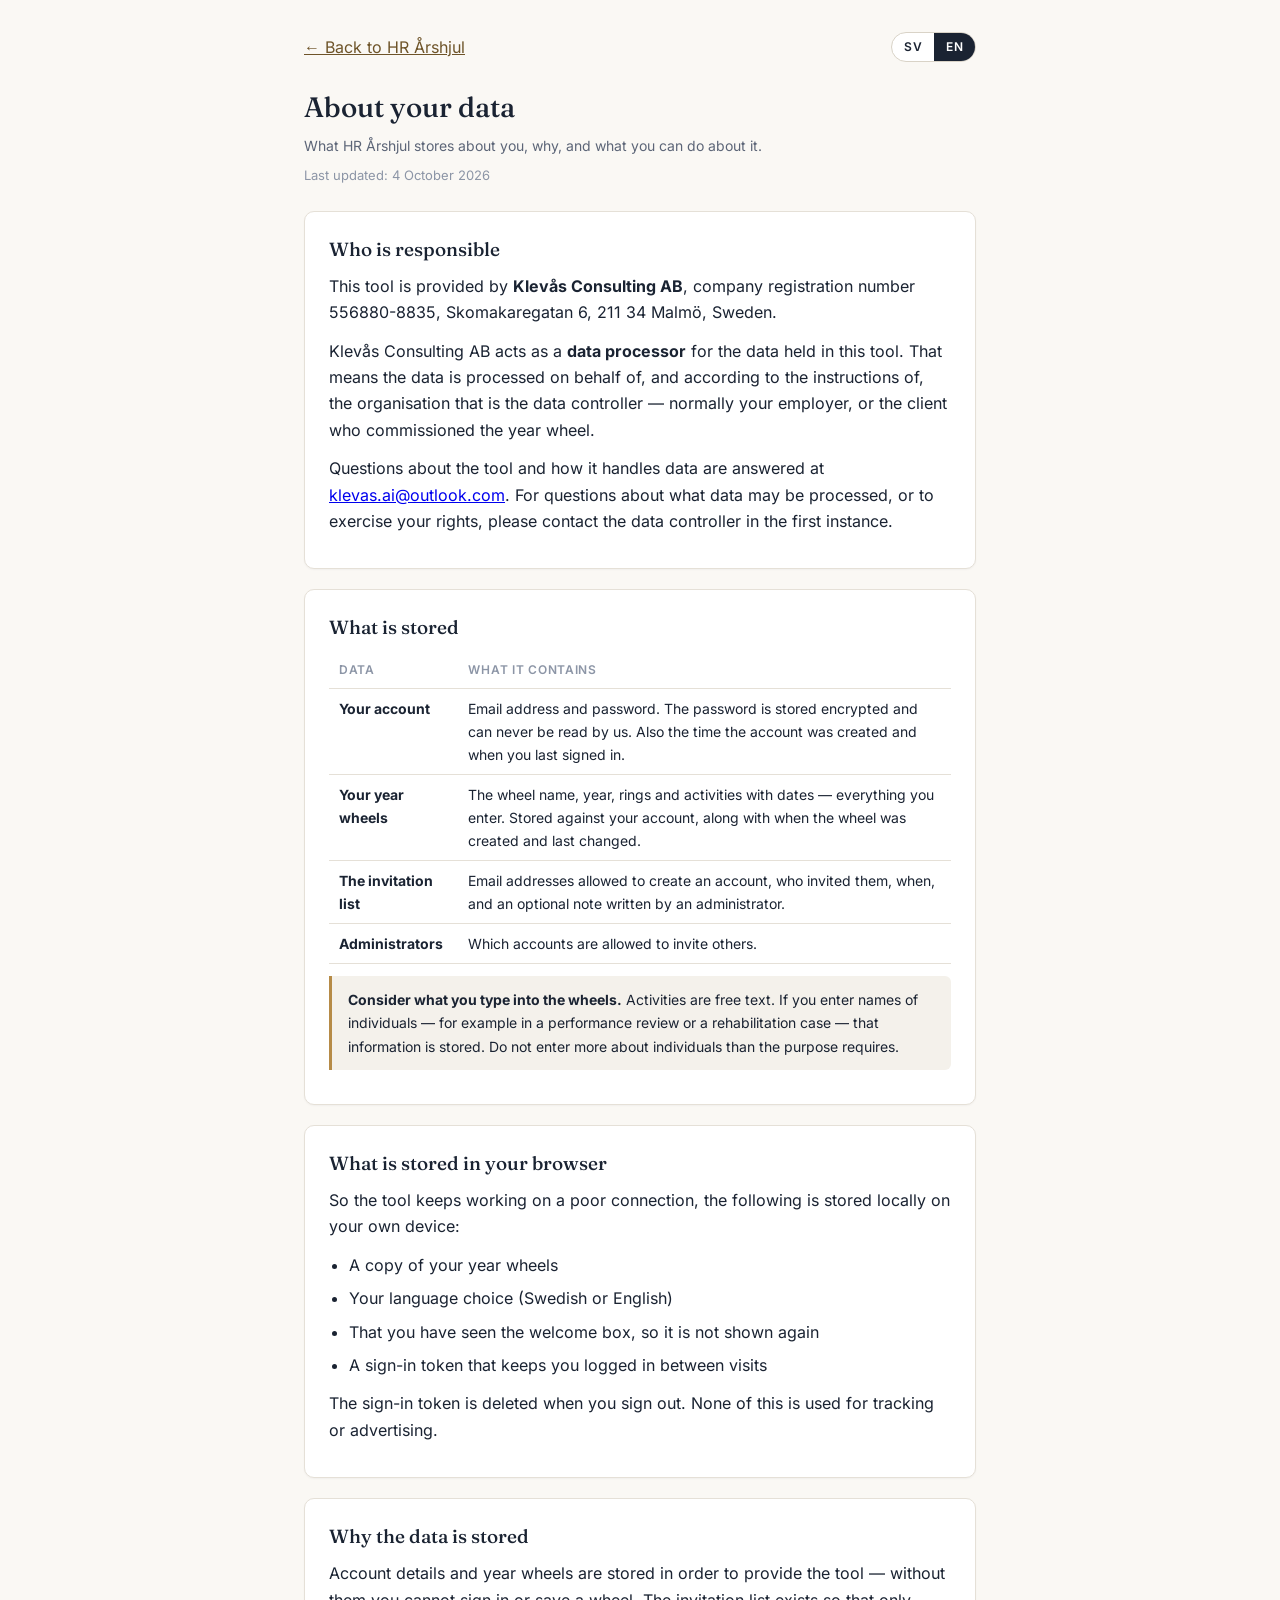
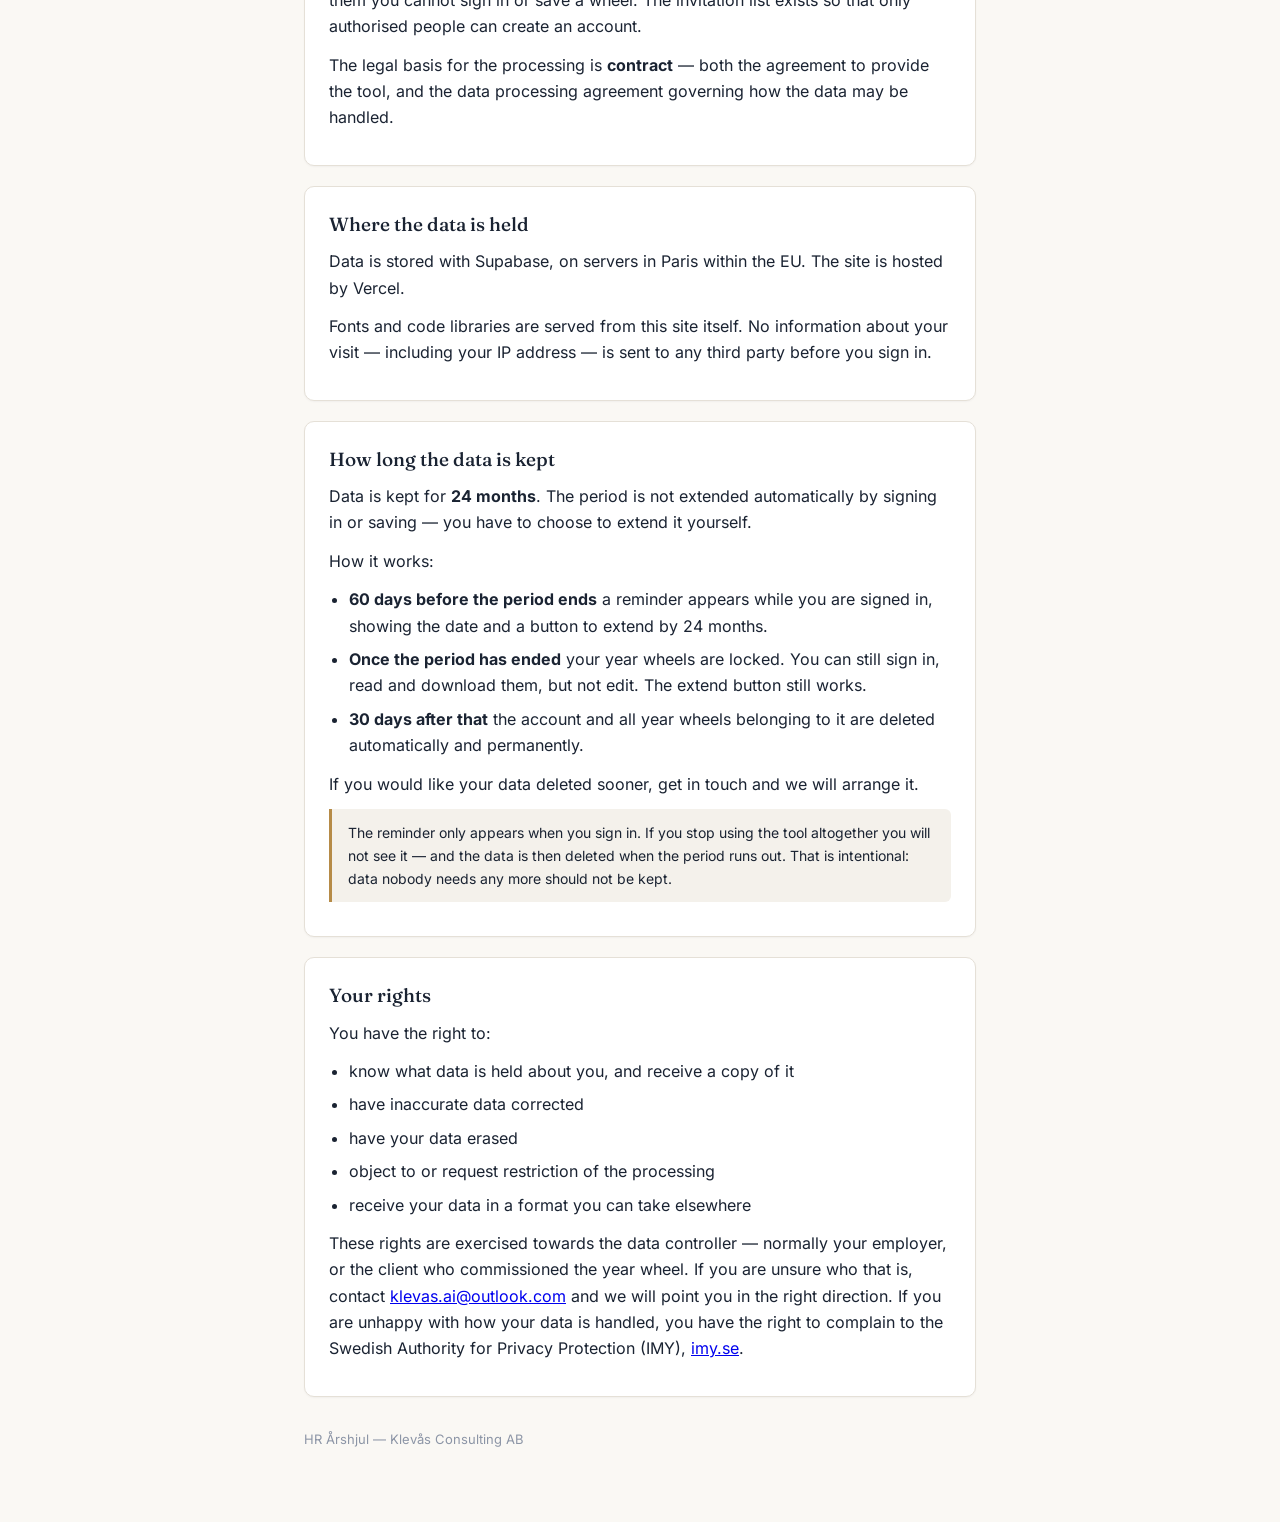
<file: integritet.html>
<!DOCTYPE html>
<html lang="sv">
<head>
  <meta charset="UTF-8" />
  <meta name="viewport" content="width=device-width, initial-scale=1.0" />
  <meta http-equiv="Cache-Control" content="no-cache, no-store, must-revalidate" />
  <title>HR Årshjul — Om dina uppgifter</title>
  <link rel="icon" type="image/svg+xml" href="favicon.svg?v=1" />
  <link rel="stylesheet" href="fonts/fonts.css?v=72" />
  <style>
    * { box-sizing: border-box; }
    [hidden] { display: none !important; }
    html, body { margin: 0; padding: 0; }
    body {
      font-family: 'Inter', -apple-system, sans-serif;
      background: #FAF8F4;
      color: #1A2332;
      padding: 32px 24px 72px;
      max-width: 720px;
      margin: 0 auto;
      line-height: 1.65;
    }
    h1 { font-family: 'Fraunces', Georgia, serif; font-weight: 500; font-size: 28px; margin: 0 0 4px; }
    h2 { font-family: 'Fraunces', Georgia, serif; font-weight: 500; font-size: 19px; margin: 30px 0 8px; }
    p { margin: 0 0 12px; }
    .sub { color: #5C6577; margin: 0 0 8px; font-size: 14px; }
    .updated { color: #8C95A6; font-size: 13px; margin: 0 0 24px; }
    .card { background: #fff; border: 1px solid #E5E0D7; border-radius: 10px; padding: 22px 24px; margin-bottom: 20px; box-shadow: 0 1px 2px rgba(20,26,40,.04); }
    ul { margin: 0 0 12px; padding-left: 20px; }
    li { margin-bottom: 7px; }
    .nav { margin-bottom: 22px; display: flex; align-items: center; gap: 12px; flex-wrap: wrap; }
    .nav a { color: #6E5429; text-decoration: underline; }
    .lang { margin-left: auto; display: inline-flex; border: 1px solid #D9D3C7; border-radius: 999px; overflow: hidden; background: #fff; }
    .lang button { border: 0; background: transparent; font: inherit; font-size: 12px; font-weight: 600; letter-spacing: 0.04em; padding: 4px 12px; cursor: pointer; color: #1A2332; }
    .lang button.active { background: #1A2332; color: #fff; }
    .note { background: #F4F1EB; border-left: 3px solid #B68B47; padding: 12px 16px; border-radius: 0 6px 6px 0; font-size: 14px; margin: 0 0 12px; }
    table { border-collapse: collapse; width: 100%; font-size: 14px; margin-bottom: 12px; }
    th, td { text-align: left; padding: 8px 10px; border-bottom: 1px solid #E5E0D7; vertical-align: top; }
    th { color: #8C95A6; font-size: 12px; text-transform: uppercase; letter-spacing: 0.06em; font-weight: 600; }
    footer { color: #8C95A6; font-size: 13px; margin-top: 32px; }
  </style>
</head>
<body>

<div class="nav">
  <a href="/" id="backLink">← Tillbaka till HR Årshjul</a>
  <span class="lang" role="group" aria-label="Välj språk / Choose language">
    <button type="button" data-lang="sv">SV</button>
    <button type="button" data-lang="en">EN</button>
  </span>
</div>

<!-- ============================ SVENSKA ============================ -->
<div id="sv">
  <h1>Om dina uppgifter</h1>
  <p class="sub">Vad HR Årshjul sparar om dig, varför, och vad du kan göra åt det.</p>
  <p class="updated">Senast uppdaterad: 2026-10-04</p>

  <div class="card">
    <h2 style="margin-top:0">Vem som ansvarar</h2>
    <p>
      Verktyget tillhandahålls av <strong>Klevås Consulting AB</strong>,
      organisationsnummer 556880-8835, Skomakaregatan 6, 211 34 Malmö.
    </p>
    <p>
      Klevås Consulting AB är <strong>personuppgiftsbiträde</strong> för de uppgifter
      som behandlas i verktyget. Det betyder att uppgifterna behandlas på uppdrag av,
      och enligt instruktioner från, den organisation som är personuppgiftsansvarig —
      normalt din arbetsgivare eller den kund som beställt årshjulet.
    </p>
    <p>
      Frågor om verktyget och hur det hanterar uppgifter besvaras på
      <a href="mailto:klevas.ai@outlook.com">klevas.ai@outlook.com</a>. Gäller frågan
      vilka uppgifter som får behandlas, eller vill du utöva dina rättigheter, vänder
      du dig i första hand till den personuppgiftsansvarige.
    </p>
  </div>

  <div class="card">
    <h2 style="margin-top:0">Vad som sparas</h2>
    <table>
      <tr><th>Uppgift</th><th>Vad den innehåller</th></tr>
      <tr>
        <td><strong>Ditt konto</strong></td>
        <td>E-postadress och lösenord. Lösenordet lagras krypterat och kan aldrig läsas av oss. Dessutom tidpunkt för när kontot skapades och när du senast loggade in.</td>
      </tr>
      <tr>
        <td><strong>Dina årshjul</strong></td>
        <td>Hjulets namn, år, ringar och aktiviteter med datum — allt du skriver in. Sparas kopplat till ditt konto, tillsammans med tidpunkt för när hjulet skapades och senast ändrades.</td>
      </tr>
      <tr>
        <td><strong>Inbjudningslistan</strong></td>
        <td>E-postadresser som fått behörighet att skapa konto, vem som bjöd in, när det skedde, och en valfri anteckning skriven av administratören.</td>
      </tr>
      <tr>
        <td><strong>Administratörer</strong></td>
        <td>Vilka konton som har behörighet att bjuda in andra.</td>
      </tr>
    </table>

    <div class="note">
      <strong>Tänk på vad du skriver in i hjulen.</strong> Aktiviteter är fritext.
      Skriver du namn på enskilda personer — till exempel i ett medarbetarsamtal
      eller rehabiliteringsärende — så sparas de uppgifterna. Skriv inte in mer om
      enskilda personer än vad syftet kräver.
    </div>
  </div>

  <div class="card">
    <h2 style="margin-top:0">Vad som sparas i din webbläsare</h2>
    <p>För att verktyget ska fungera även vid dålig uppkoppling sparas följande lokalt på din egen enhet:</p>
    <ul>
      <li>En kopia av dina årshjul</li>
      <li>Ditt språkval (svenska eller engelska)</li>
      <li>Att du har sett välkomstrutan, så att den inte visas igen</li>
      <li>En inloggningsuppgift som håller dig inloggad mellan besök</li>
    </ul>
    <p>Inloggningsuppgiften raderas när du loggar ut. Ingen av dessa används för spårning eller reklam.</p>
  </div>

  <div class="card">
    <h2 style="margin-top:0">Varför uppgifterna sparas</h2>
    <p>
      Kontouppgifter och årshjul sparas för att kunna tillhandahålla verktyget —
      utan dem går det inte att logga in eller spara ett hjul. Inbjudningslistan
      finns för att bara behöriga personer ska kunna skapa konto.
    </p>
    <p>
      Rättslig grund för behandlingen är <strong>avtal</strong> — dels avtalet om att
      tillhandahålla verktyget, dels det personuppgiftsbiträdesavtal som reglerar hur
      uppgifterna får behandlas.
    </p>
  </div>

  <div class="card">
    <h2 style="margin-top:0">Var uppgifterna finns</h2>
    <p>Uppgifterna lagras hos Supabase, på servrar i Paris inom EU. Webbplatsen driftas av Vercel.</p>
    <p>
      Teckensnitt och kodbibliotek serveras från den här webbplatsen. Inga uppgifter
      om ditt besök — inte heller din IP-adress — skickas till någon tredje part
      innan du loggar in.
    </p>
  </div>

  <div class="card">
    <h2 style="margin-top:0">Hur länge uppgifterna sparas</h2>
    <p>
      Uppgifter sparas i <strong>24 månader</strong>. Tiden förlängs inte automatiskt
      av att du loggar in eller sparar — du måste själv välja att förlänga.
    </p>
    <p>Så här går det till:</p>
    <ul>
      <li><strong>60 dagar innan tiden går ut</strong> visas en påminnelse när du är
        inloggad, med datumet och en knapp för att förlänga med 24 månader.</li>
      <li><strong>När tiden gått ut</strong> låses dina årshjul. Du kan fortfarande
        logga in, läsa och ladda ner dem, men inte ändra. Förlängningsknappen
        fungerar fortfarande.</li>
      <li><strong>30 dagar efter det</strong> raderas kontot och alla årshjul som hör
        till det, automatiskt och slutgiltigt.</li>
    </ul>
    <p>
      Vill du att dina uppgifter raderas tidigare än så, hör av dig så ordnar vi det.
    </p>
    <div class="note">
      Påminnelsen visas bara när du loggar in. Slutar du använda verktyget helt
      kommer du inte att se den — och då raderas uppgifterna när tiden löper ut.
      Det är avsiktligt: uppgifter som ingen längre behöver ska inte ligga kvar.
    </div>
  </div>

  <div class="card">
    <h2 style="margin-top:0">Dina rättigheter</h2>
    <p>Du har rätt att:</p>
    <ul>
      <li>få veta vilka uppgifter som finns om dig, och få en kopia av dem</li>
      <li>få felaktiga uppgifter rättade</li>
      <li>få dina uppgifter raderade</li>
      <li>invända mot eller begära begränsning av behandlingen</li>
      <li>få ut dina uppgifter i ett format som går att flytta någon annanstans</li>
    </ul>
    <p>
      Rättigheterna utövas gentemot den personuppgiftsansvarige — normalt din
      arbetsgivare eller den kund som beställt årshjulet. Är du osäker på vem det är,
      hör av dig till <a href="mailto:klevas.ai@outlook.com">klevas.ai@outlook.com</a>
      så hjälper vi dig vidare.
      Är du missnöjd med hur dina uppgifter hanteras har du rätt att klaga hos
      Integritetsskyddsmyndigheten (IMY), <a href="https://www.imy.se">imy.se</a>.
    </p>
  </div>

  <footer>HR Årshjul — Klevås Consulting AB</footer>
</div>

<!-- ============================ ENGLISH ============================ -->
<div id="en" hidden>
  <h1>About your data</h1>
  <p class="sub">What HR Årshjul stores about you, why, and what you can do about it.</p>
  <p class="updated">Last updated: 4 October 2026</p>

  <div class="card">
    <h2 style="margin-top:0">Who is responsible</h2>
    <p>
      This tool is provided by <strong>Klevås Consulting AB</strong>,
      company registration number 556880-8835, Skomakaregatan 6, 211 34 Malmö, Sweden.
    </p>
    <p>
      Klevås Consulting AB acts as a <strong>data processor</strong> for the data held
      in this tool. That means the data is processed on behalf of, and according to the
      instructions of, the organisation that is the data controller — normally your
      employer, or the client who commissioned the year wheel.
    </p>
    <p>
      Questions about the tool and how it handles data are answered at
      <a href="mailto:klevas.ai@outlook.com">klevas.ai@outlook.com</a>. For questions
      about what data may be processed, or to exercise your rights, please contact the
      data controller in the first instance.
    </p>
  </div>

  <div class="card">
    <h2 style="margin-top:0">What is stored</h2>
    <table>
      <tr><th>Data</th><th>What it contains</th></tr>
      <tr>
        <td><strong>Your account</strong></td>
        <td>Email address and password. The password is stored encrypted and can never be read by us. Also the time the account was created and when you last signed in.</td>
      </tr>
      <tr>
        <td><strong>Your year wheels</strong></td>
        <td>The wheel name, year, rings and activities with dates — everything you enter. Stored against your account, along with when the wheel was created and last changed.</td>
      </tr>
      <tr>
        <td><strong>The invitation list</strong></td>
        <td>Email addresses allowed to create an account, who invited them, when, and an optional note written by an administrator.</td>
      </tr>
      <tr>
        <td><strong>Administrators</strong></td>
        <td>Which accounts are allowed to invite others.</td>
      </tr>
    </table>

    <div class="note">
      <strong>Consider what you type into the wheels.</strong> Activities are free text.
      If you enter names of individuals — for example in a performance review or a
      rehabilitation case — that information is stored. Do not enter more about
      individuals than the purpose requires.
    </div>
  </div>

  <div class="card">
    <h2 style="margin-top:0">What is stored in your browser</h2>
    <p>So the tool keeps working on a poor connection, the following is stored locally on your own device:</p>
    <ul>
      <li>A copy of your year wheels</li>
      <li>Your language choice (Swedish or English)</li>
      <li>That you have seen the welcome box, so it is not shown again</li>
      <li>A sign-in token that keeps you logged in between visits</li>
    </ul>
    <p>The sign-in token is deleted when you sign out. None of this is used for tracking or advertising.</p>
  </div>

  <div class="card">
    <h2 style="margin-top:0">Why the data is stored</h2>
    <p>
      Account details and year wheels are stored in order to provide the tool —
      without them you cannot sign in or save a wheel. The invitation list exists
      so that only authorised people can create an account.
    </p>
    <p>
      The legal basis for the processing is <strong>contract</strong> — both the
      agreement to provide the tool, and the data processing agreement governing how
      the data may be handled.
    </p>
  </div>

  <div class="card">
    <h2 style="margin-top:0">Where the data is held</h2>
    <p>Data is stored with Supabase, on servers in Paris within the EU. The site is hosted by Vercel.</p>
    <p>
      Fonts and code libraries are served from this site itself. No information about
      your visit — including your IP address — is sent to any third party before you
      sign in.
    </p>
  </div>

  <div class="card">
    <h2 style="margin-top:0">How long the data is kept</h2>
    <p>
      Data is kept for <strong>24 months</strong>. The period is not extended
      automatically by signing in or saving — you have to choose to extend it yourself.
    </p>
    <p>How it works:</p>
    <ul>
      <li><strong>60 days before the period ends</strong> a reminder appears while you
        are signed in, showing the date and a button to extend by 24 months.</li>
      <li><strong>Once the period has ended</strong> your year wheels are locked. You
        can still sign in, read and download them, but not edit. The extend button
        still works.</li>
      <li><strong>30 days after that</strong> the account and all year wheels
        belonging to it are deleted automatically and permanently.</li>
    </ul>
    <p>
      If you would like your data deleted sooner, get in touch and we will arrange it.
    </p>
    <div class="note">
      The reminder only appears when you sign in. If you stop using the tool
      altogether you will not see it — and the data is then deleted when the period
      runs out. That is intentional: data nobody needs any more should not be kept.
    </div>
  </div>

  <div class="card">
    <h2 style="margin-top:0">Your rights</h2>
    <p>You have the right to:</p>
    <ul>
      <li>know what data is held about you, and receive a copy of it</li>
      <li>have inaccurate data corrected</li>
      <li>have your data erased</li>
      <li>object to or request restriction of the processing</li>
      <li>receive your data in a format you can take elsewhere</li>
    </ul>
    <p>
      These rights are exercised towards the data controller — normally your employer,
      or the client who commissioned the year wheel. If you are unsure who that is,
      contact <a href="mailto:klevas.ai@outlook.com">klevas.ai@outlook.com</a> and we
      will point you in the right direction.
      If you are unhappy with how your data is handled, you have the right to complain
      to the Swedish Authority for Privacy Protection (IMY),
      <a href="https://www.imy.se">imy.se</a>.
    </p>
  </div>

  <footer>HR Årshjul — Klevås Consulting AB</footer>
</div>

<script>
  // Foljer samma sprakval som appen (nyckeln hrArshjulLang i localStorage), sa
  // att sidan oppnas pa det sprak anvandaren redan valt.
  (function () {
    var buttons = document.querySelectorAll('.lang button[data-lang]');

    function read() {
      try {
        var saved = localStorage.getItem('hrArshjulLang');
        if (saved === 'sv' || saved === 'en') return saved;
      } catch (e) {}
      try {
        var langs = (navigator.languages && navigator.languages.length)
          ? navigator.languages : [navigator.language];
        for (var i = 0; i < langs.length; i++) {
          if (!langs[i]) continue;
          var base = String(langs[i]).toLowerCase().split('-')[0];
          if (base === 'sv') return 'sv';
          if (base === 'en') return 'en';
        }
        return 'en';
      } catch (e) { return 'sv'; }
    }

    function apply(lang) {
      document.getElementById('sv').hidden = lang !== 'sv';
      document.getElementById('en').hidden = lang !== 'en';
      document.documentElement.lang = lang;
      document.title = lang === 'en'
        ? 'HR Årshjul — About your data'
        : 'HR Årshjul — Om dina uppgifter';
      document.getElementById('backLink').textContent = lang === 'en'
        ? '← Back to HR Årshjul'
        : '← Tillbaka till HR Årshjul';
      for (var i = 0; i < buttons.length; i++) {
        buttons[i].classList.toggle('active', buttons[i].dataset.lang === lang);
      }
    }

    for (var i = 0; i < buttons.length; i++) {
      buttons[i].addEventListener('click', function () {
        var lang = this.dataset.lang;
        try { localStorage.setItem('hrArshjulLang', lang); } catch (e) {}
        apply(lang);
      });
    }

    apply(read());
  })();
</script>
</body>
</html>
</file>
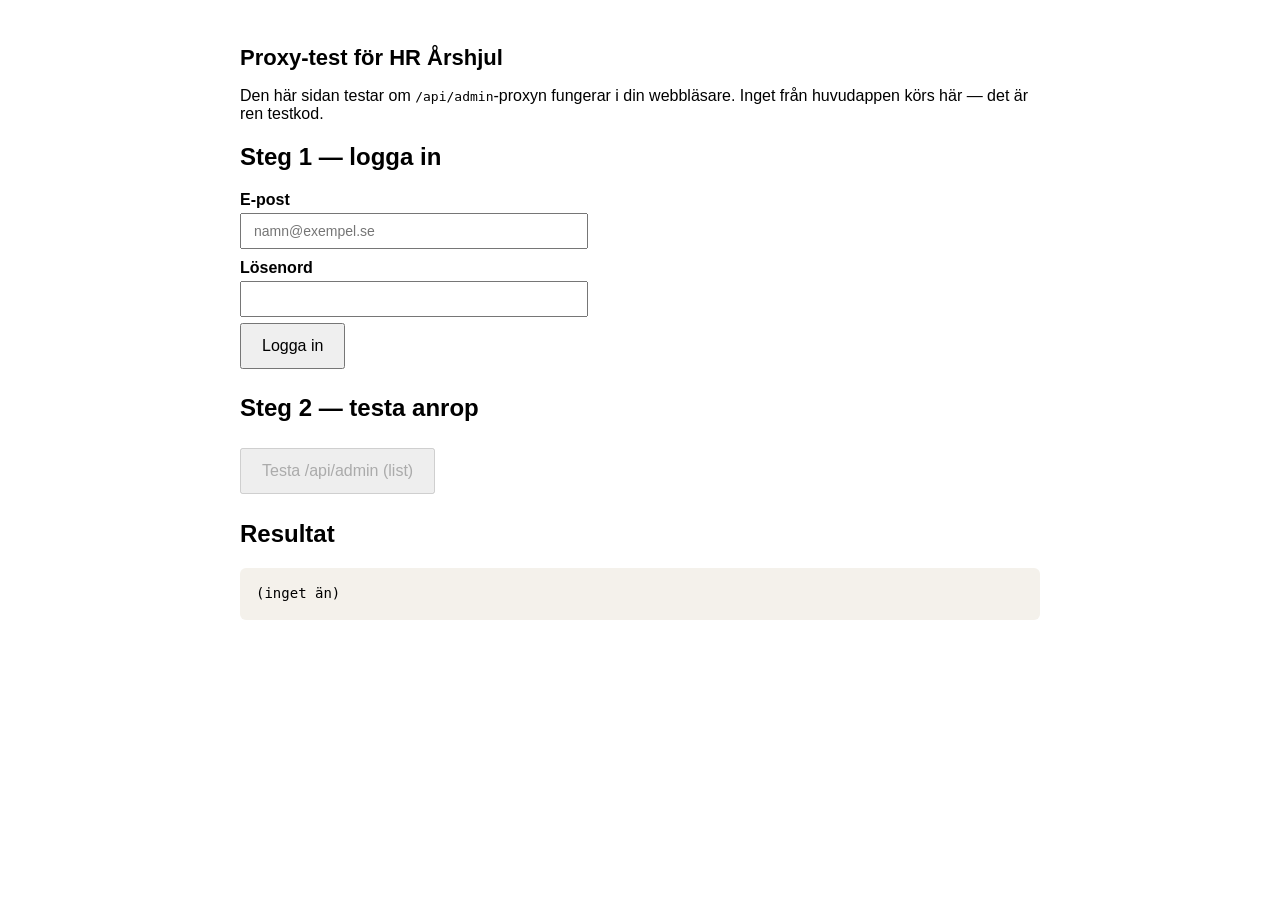
<file: test.html>
<!DOCTYPE html>
<html lang="sv">
<head>
  <meta charset="UTF-8">
  <meta http-equiv="Cache-Control" content="no-cache, no-store, must-revalidate">
  <title>HR Årshjul — proxy-test</title>
  <style>
    body { font-family: -apple-system, Segoe UI, sans-serif; padding: 30px; max-width: 800px; margin: 0 auto; }
    button { padding: 12px 20px; font-size: 16px; cursor: pointer; margin: 6px 0; }
    pre { background: #f4f1eb; padding: 16px; border-radius: 6px; white-space: pre-wrap; font-size: 14px; line-height: 1.4; }
    label { display: block; margin: 10px 0 4px; font-weight: 600; }
    input { padding: 8px 12px; font-size: 14px; width: 320px; }
    h1 { font-size: 22px; }
    .ok { color: #1a6e1a; }
    .fail { color: #b03a3a; }
  </style>
</head>
<body>
  <h1>Proxy-test för HR Årshjul</h1>
  <p>Den här sidan testar om <code>/api/admin</code>-proxyn fungerar i din webbläsare.
     Inget från huvudappen körs här — det är ren testkod.</p>

  <h2>Steg 1 — logga in</h2>
  <label>E-post</label>
  <input id="email" type="email" placeholder="namn@exempel.se" />
  <label>Lösenord</label>
  <input id="password" type="password" />
  <br><button id="loginBtn">Logga in</button>

  <h2>Steg 2 — testa anrop</h2>
  <button id="testBtn" disabled>Testa /api/admin (list)</button>

  <h2>Resultat</h2>
  <pre id="output">(inget än)</pre>

  <script>
  const SUPABASE_URL = 'https://afcagjgztvmdpeljrjru.supabase.co';
  const SUPABASE_KEY = 'sb_publishable__QjXJj6z2J2FaCyWvRVSWg_pbiIbHiI';
  const out = document.getElementById('output');
  let token = null;

  function log(s, cls) {
    out.innerHTML += (cls ? '<span class="' + cls + '">' : '') + s + (cls ? '</span>' : '') + '\n';
  }
  function clear() { out.innerHTML = ''; }

  document.getElementById('loginBtn').addEventListener('click', async () => {
    clear();
    const email = document.getElementById('email').value.trim();
    const password = document.getElementById('password').value;
    if (!email || !password) { log('Fyll i e-post och lösenord.', 'fail'); return; }
    log('Loggar in via ' + SUPABASE_URL + '/auth/v1/token...');
    try {
      const res = await fetch(SUPABASE_URL + '/auth/v1/token?grant_type=password', {
        method: 'POST',
        headers: { 'Content-Type': 'application/json', apikey: SUPABASE_KEY },
        body: JSON.stringify({ email, password }),
      });
      log('Login status: ' + res.status);
      const data = await res.json();
      if (data.access_token) {
        token = data.access_token;
        log('LYCKADES — token mottagen (första 30 tkn): ' + token.slice(0, 30) + '...', 'ok');
        log('User: ' + (data.user && data.user.email));
        document.getElementById('testBtn').disabled = false;
      } else {
        log('FEL: ' + JSON.stringify(data), 'fail');
      }
    } catch (err) {
      log('FETCH FEL: ' + err.message, 'fail');
    }
  });

  document.getElementById('testBtn').addEventListener('click', async () => {
    clear();
    if (!token) { log('Logga in först.', 'fail'); return; }

    log('=== TEST 1: Vercel-proxy /api/admin (list) ===');
    const t0 = Date.now();
    try {
      const res = await fetch('/api/admin', {
        method: 'POST',
        headers: { 'Content-Type': 'application/json', Authorization: 'Bearer ' + token },
        body: JSON.stringify({ action: 'list' }),
      });
      const ms = Date.now() - t0;
      const text = await res.text();
      log('Status: ' + res.status + ' (på ' + ms + 'ms)', res.ok ? 'ok' : 'fail');
      log('Body: ' + text.slice(0, 400));
    } catch (err) {
      log('FETCH FEL: ' + err.message, 'fail');
    }

    log('');
    log('=== TEST 2: Direkt mot Supabase /rest/v1/wheels ===');
    const t1 = Date.now();
    try {
      const ctrl = new AbortController();
      const timer = setTimeout(() => ctrl.abort(), 5000);
      const res = await fetch(SUPABASE_URL + '/rest/v1/wheels?select=user_id&limit=1', {
        headers: { apikey: SUPABASE_KEY, Authorization: 'Bearer ' + token },
        signal: ctrl.signal,
      });
      clearTimeout(timer);
      const ms = Date.now() - t1;
      const text = await res.text();
      log('Status: ' + res.status + ' (på ' + ms + 'ms)', res.ok ? 'ok' : 'fail');
      log('Body: ' + text.slice(0, 200));
    } catch (err) {
      const ms = Date.now() - t1;
      log('FETCH FEL (på ' + ms + 'ms): ' + err.message, 'fail');
    }
  });
  </script>
</body>
</html>
</file>
<file: fonts/fonts.css>
/* Genererad av scripts/fetch-fonts.mjs — redigera inte för hand. */

@font-face {
  font-family: 'Fraunces';
  font-style: normal;
  font-weight: 400;
  font-display: swap;
  src: url('fraunces-latin-ext.woff2') format('woff2');
  unicode-range: U+0100-02BA, U+02BD-02C5, U+02C7-02CC, U+02CE-02D7, U+02DD-02FF, U+0304, U+0308, U+0329, U+1D00-1DBF, U+1E00-1E9F, U+1EF2-1EFF, U+2020, U+20A0-20AB, U+20AD-20C0, U+2113, U+2C60-2C7F, U+A720-A7FF;
}

@font-face {
  font-family: 'Fraunces';
  font-style: normal;
  font-weight: 400;
  font-display: swap;
  src: url('fraunces-latin.woff2') format('woff2');
  unicode-range: U+0000-00FF, U+0131, U+0152-0153, U+02BB-02BC, U+02C6, U+02DA, U+02DC, U+0304, U+0308, U+0329, U+2000-206F, U+20AC, U+2122, U+2191, U+2193, U+2212, U+2215, U+FEFF, U+FFFD;
}

@font-face {
  font-family: 'Fraunces';
  font-style: normal;
  font-weight: 500;
  font-display: swap;
  src: url('fraunces-latin-ext.woff2') format('woff2');
  unicode-range: U+0100-02BA, U+02BD-02C5, U+02C7-02CC, U+02CE-02D7, U+02DD-02FF, U+0304, U+0308, U+0329, U+1D00-1DBF, U+1E00-1E9F, U+1EF2-1EFF, U+2020, U+20A0-20AB, U+20AD-20C0, U+2113, U+2C60-2C7F, U+A720-A7FF;
}

@font-face {
  font-family: 'Fraunces';
  font-style: normal;
  font-weight: 500;
  font-display: swap;
  src: url('fraunces-latin.woff2') format('woff2');
  unicode-range: U+0000-00FF, U+0131, U+0152-0153, U+02BB-02BC, U+02C6, U+02DA, U+02DC, U+0304, U+0308, U+0329, U+2000-206F, U+20AC, U+2122, U+2191, U+2193, U+2212, U+2215, U+FEFF, U+FFFD;
}

@font-face {
  font-family: 'Fraunces';
  font-style: normal;
  font-weight: 600;
  font-display: swap;
  src: url('fraunces-latin-ext.woff2') format('woff2');
  unicode-range: U+0100-02BA, U+02BD-02C5, U+02C7-02CC, U+02CE-02D7, U+02DD-02FF, U+0304, U+0308, U+0329, U+1D00-1DBF, U+1E00-1E9F, U+1EF2-1EFF, U+2020, U+20A0-20AB, U+20AD-20C0, U+2113, U+2C60-2C7F, U+A720-A7FF;
}

@font-face {
  font-family: 'Fraunces';
  font-style: normal;
  font-weight: 600;
  font-display: swap;
  src: url('fraunces-latin.woff2') format('woff2');
  unicode-range: U+0000-00FF, U+0131, U+0152-0153, U+02BB-02BC, U+02C6, U+02DA, U+02DC, U+0304, U+0308, U+0329, U+2000-206F, U+20AC, U+2122, U+2191, U+2193, U+2212, U+2215, U+FEFF, U+FFFD;
}

@font-face {
  font-family: 'Inter';
  font-style: normal;
  font-weight: 400;
  font-display: swap;
  src: url('inter-latin-ext.woff2') format('woff2');
  unicode-range: U+0100-02BA, U+02BD-02C5, U+02C7-02CC, U+02CE-02D7, U+02DD-02FF, U+0304, U+0308, U+0329, U+1D00-1DBF, U+1E00-1E9F, U+1EF2-1EFF, U+2020, U+20A0-20AB, U+20AD-20C0, U+2113, U+2C60-2C7F, U+A720-A7FF;
}

@font-face {
  font-family: 'Inter';
  font-style: normal;
  font-weight: 400;
  font-display: swap;
  src: url('inter-latin.woff2') format('woff2');
  unicode-range: U+0000-00FF, U+0131, U+0152-0153, U+02BB-02BC, U+02C6, U+02DA, U+02DC, U+0304, U+0308, U+0329, U+2000-206F, U+20AC, U+2122, U+2191, U+2193, U+2212, U+2215, U+FEFF, U+FFFD;
}

@font-face {
  font-family: 'Inter';
  font-style: normal;
  font-weight: 500;
  font-display: swap;
  src: url('inter-latin-ext.woff2') format('woff2');
  unicode-range: U+0100-02BA, U+02BD-02C5, U+02C7-02CC, U+02CE-02D7, U+02DD-02FF, U+0304, U+0308, U+0329, U+1D00-1DBF, U+1E00-1E9F, U+1EF2-1EFF, U+2020, U+20A0-20AB, U+20AD-20C0, U+2113, U+2C60-2C7F, U+A720-A7FF;
}

@font-face {
  font-family: 'Inter';
  font-style: normal;
  font-weight: 500;
  font-display: swap;
  src: url('inter-latin.woff2') format('woff2');
  unicode-range: U+0000-00FF, U+0131, U+0152-0153, U+02BB-02BC, U+02C6, U+02DA, U+02DC, U+0304, U+0308, U+0329, U+2000-206F, U+20AC, U+2122, U+2191, U+2193, U+2212, U+2215, U+FEFF, U+FFFD;
}

@font-face {
  font-family: 'Inter';
  font-style: normal;
  font-weight: 600;
  font-display: swap;
  src: url('inter-latin-ext.woff2') format('woff2');
  unicode-range: U+0100-02BA, U+02BD-02C5, U+02C7-02CC, U+02CE-02D7, U+02DD-02FF, U+0304, U+0308, U+0329, U+1D00-1DBF, U+1E00-1E9F, U+1EF2-1EFF, U+2020, U+20A0-20AB, U+20AD-20C0, U+2113, U+2C60-2C7F, U+A720-A7FF;
}

@font-face {
  font-family: 'Inter';
  font-style: normal;
  font-weight: 600;
  font-display: swap;
  src: url('inter-latin.woff2') format('woff2');
  unicode-range: U+0000-00FF, U+0131, U+0152-0153, U+02BB-02BC, U+02C6, U+02DA, U+02DC, U+0304, U+0308, U+0329, U+2000-206F, U+20AC, U+2122, U+2191, U+2193, U+2212, U+2215, U+FEFF, U+FFFD;
}

@font-face {
  font-family: 'Inter';
  font-style: normal;
  font-weight: 700;
  font-display: swap;
  src: url('inter-latin-ext.woff2') format('woff2');
  unicode-range: U+0100-02BA, U+02BD-02C5, U+02C7-02CC, U+02CE-02D7, U+02DD-02FF, U+0304, U+0308, U+0329, U+1D00-1DBF, U+1E00-1E9F, U+1EF2-1EFF, U+2020, U+20A0-20AB, U+20AD-20C0, U+2113, U+2C60-2C7F, U+A720-A7FF;
}

@font-face {
  font-family: 'Inter';
  font-style: normal;
  font-weight: 700;
  font-display: swap;
  src: url('inter-latin.woff2') format('woff2');
  unicode-range: U+0000-00FF, U+0131, U+0152-0153, U+02BB-02BC, U+02C6, U+02DA, U+02DC, U+0304, U+0308, U+0329, U+2000-206F, U+20AC, U+2122, U+2191, U+2193, U+2212, U+2215, U+FEFF, U+FFFD;
}
</file>
<file: style.css>
/* ---------- Reset & base ---------- */
*, *::before, *::after { box-sizing: border-box; }
html, body { margin: 0; padding: 0; }

/* Make sure the `hidden` attribute always wins over our own display rules. */
[hidden] { display: none !important; }

:root {
  --bg: #FAF8F4;
  --surface: #FFFFFF;
  --surface-soft: #F4F1EB;
  --ink: #1A2332;
  --ink-soft: #5C6577;
  --ink-faint: #8C95A6;
  --line: #E5E0D7;
  --line-strong: #C9C2B5;
  --accent: #B68B47;
  --accent-ink: #6E5429;
  --danger: #B0463A;
  --shadow: 0 1px 2px rgba(20, 26, 40, 0.04), 0 8px 24px rgba(20, 26, 40, 0.06);
  --radius: 10px;
  --radius-sm: 6px;
}

body {
  font-family: 'Inter', -apple-system, BlinkMacSystemFont, 'Segoe UI', Roboto, sans-serif;
  font-size: 15px;
  line-height: 1.55;
  color: var(--ink);
  background: var(--bg);
  -webkit-font-smoothing: antialiased;
  min-height: 100vh;
}

h1, h2, h3 {
  font-family: 'Fraunces', Georgia, serif;
  font-weight: 500;
  letter-spacing: -0.01em;
  margin: 0;
}

/* ---------- Top bar ---------- */
.topbar {
  background: var(--surface);
  border-bottom: 1px solid var(--line);
  position: sticky;
  top: 0;
  z-index: 10;
}
.topbar-inner {
  max-width: 1400px;
  margin: 0 auto;
  padding: 14px 28px;
  display: grid;
  grid-template-columns: auto 1fr auto;
  grid-template-areas:
    "brand client user"
    "actions actions config";
  column-gap: 24px;
  row-gap: 10px;
  align-items: center;
}
.brand { grid-area: brand; }
.client-meta { grid-area: client; justify-self: center; }
.user-block { grid-area: user; }
.topbar-actions { grid-area: actions; }
.topbar-config { grid-area: config; justify-self: end; }
.overflow-btn { display: none; } /* mobile only */
.brand {
  display: flex;
  align-items: center;
  gap: 10px;
}
.brand-mark {
  font-size: 26px;
  color: var(--accent);
  line-height: 1;
}
.brand-name {
  font-family: 'Fraunces', Georgia, serif;
  font-size: 20px;
  font-weight: 500;
  letter-spacing: -0.01em;
}
.client-meta {
  display: flex;
  gap: 16px;
  align-items: end;
}
.field {
  display: flex;
  flex-direction: column;
  gap: 4px;
}
.field-label {
  font-size: 11px;
  letter-spacing: 0.08em;
  text-transform: uppercase;
  color: var(--ink-faint);
  font-weight: 500;
}
.field input {
  border: 1px solid var(--line);
  background: var(--surface);
  border-radius: var(--radius-sm);
  padding: 8px 12px;
  font: inherit;
  color: var(--ink);
  min-width: 0;
}
.field input:focus { outline: 2px solid var(--accent); outline-offset: 1px; }
/* Hjulets namn beskriver vad hjulet avser, inte bara ett företagsnamn, så
   fältet behöver mer plats än det gamla Företag-fältet. */
#wheelName { width: 260px; }
#clientYear { width: 90px; }
.topbar-actions { display: flex; gap: 10px; align-items: center; flex-wrap: wrap; }
.topbar-config { display: flex; gap: 10px; align-items: center; flex-wrap: wrap; }

/* ---------- Dropdown ---------- */
.dropdown { position: relative; display: inline-block; }
.dropdown-menu {
  position: absolute;
  top: calc(100% + 6px);
  right: 0;
  min-width: 200px;
  background: var(--surface);
  border: 1px solid var(--line);
  border-radius: var(--radius-sm);
  box-shadow: var(--shadow);
  padding: 6px;
  z-index: 20;
  display: flex;
  flex-direction: column;
  gap: 2px;
}
.dropdown-item {
  font: inherit;
  font-size: 14px;
  text-align: left;
  background: transparent;
  border: none;
  cursor: pointer;
  padding: 8px 12px;
  border-radius: 4px;
  color: var(--ink);
}
.dropdown-item:hover { background: var(--surface-soft); }

/* ---------- Buttons ---------- */
.btn {
  font: inherit;
  font-weight: 500;
  cursor: pointer;
  padding: 9px 16px;
  border-radius: var(--radius-sm);
  border: 1px solid transparent;
  transition: background 120ms, border-color 120ms, color 120ms;
}
.btn-primary {
  background: var(--ink);
  color: #fff;
}
.btn-primary:hover { background: #2A3445; }
.btn-ghost {
  background: transparent;
  color: var(--ink);
  border-color: var(--line);
}
.btn-ghost:hover { background: var(--surface-soft); }
.btn-small {
  padding: 6px 11px;
  font-size: 13px;
  background: var(--surface);
  color: var(--ink);
  border-color: var(--line);
}
.btn-small:hover { background: var(--surface-soft); border-color: var(--line-strong); }
.btn-primary.btn-small {
  background: var(--ink);
  color: #fff;
  border-color: var(--ink);
}
.btn-primary.btn-small:hover { background: #2A3445; border-color: #2A3445; }
.btn-icon {
  background: transparent;
  border: none;
  cursor: pointer;
  padding: 4px 6px;
  color: var(--ink-faint);
  border-radius: 4px;
  font-size: 16px;
  line-height: 1;
}
.btn-icon:hover { background: var(--surface-soft); color: var(--danger); }

/* ---------- Layout ---------- */
.layout {
  max-width: 1400px;
  margin: 0 auto;
  padding: 28px;
  display: grid;
  grid-template-columns: minmax(380px, 460px) 1fr;
  gap: 32px;
  align-items: start;
}
.panel {
  background: var(--surface);
  border: 1px solid var(--line);
  border-radius: var(--radius);
  box-shadow: var(--shadow);
  overflow: hidden;
}
.panel-section {
  padding: 22px 24px;
  border-bottom: 1px solid var(--line);
}
.panel-section:last-child { border-bottom: none; }
.section-head {
  display: flex;
  justify-content: space-between;
  align-items: center;
  margin-bottom: 4px;
}
.section-head h2 {
  font-size: 18px;
}
.hint {
  margin: 0 0 14px;
  font-size: 13px;
  color: var(--ink-soft);
}
.hint a {
  color: var(--accent-ink);
  text-decoration: underline;
  text-underline-offset: 2px;
}
.hint a:hover { color: var(--accent); }
.section-actions { display: flex; gap: 6px; flex-wrap: wrap; }

/* ---------- Ring list ---------- */
.ring-list, .activity-list {
  list-style: none;
  margin: 0;
  padding: 0;
  display: flex;
  flex-direction: column;
  gap: 8px;
}
.ring-item {
  display: grid;
  grid-template-columns: auto auto 1fr auto;
  gap: 10px;
  align-items: center;
  padding: 10px 12px;
  background: var(--surface-soft);
  border: 1px solid var(--line);
  border-radius: var(--radius-sm);
  position: relative;
  transition: opacity 120ms;
}
.ring-item.dragging { opacity: 0.4; }
.ring-item.drop-before { box-shadow: 0 -2px 0 var(--accent); }
.ring-item.drop-after  { box-shadow: 0  2px 0 var(--accent); }
.ring-handle {
  cursor: grab;
  color: var(--ink-faint);
  font-size: 14px;
  line-height: 1;
  user-select: none;
  letter-spacing: -2px;
  padding: 0 2px;
}
.ring-handle:active { cursor: grabbing; }
.ring-color {
  width: 28px;
  height: 28px;
  border-radius: 50%;
  border: 2px solid #fff;
  box-shadow: 0 0 0 1px var(--line-strong);
  cursor: pointer;
  position: relative;
}
.ring-color input {
  position: absolute;
  inset: 0;
  opacity: 0;
  cursor: pointer;
}
.ring-name {
  border: 1px solid transparent;
  background: transparent;
  font: inherit;
  color: var(--ink);
  padding: 6px 8px;
  border-radius: 4px;
  width: 100%;
}
.ring-name:hover { background: var(--surface); border-color: var(--line); }
.ring-name:focus { outline: none; background: var(--surface); border-color: var(--accent); }

/* ---------- Activity list ---------- */
.activity-item {
  display: grid;
  grid-template-columns: 1fr;
  gap: 8px;
  padding: 12px;
  background: var(--surface-soft);
  border: 1px solid var(--line);
  border-radius: var(--radius-sm);
  position: relative;
  transition: opacity 120ms;
}
.activity-item.dragging { opacity: 0.4; }
.activity-item.drop-before { box-shadow: 0 -2px 0 var(--accent); }
.activity-item.drop-after  { box-shadow: 0  2px 0 var(--accent); }
.activity-row {
  display: grid;
  grid-template-columns: auto auto 1fr auto auto;
  gap: 8px;
  align-items: center;
}
.activity-color {
  width: 22px;
  height: 22px;
}
.activity-name {
  border: 1px solid var(--line);
  background: var(--surface);
  font: inherit;
  color: var(--ink);
  padding: 7px 10px;
  border-radius: 4px;
  width: 100%;
}
.activity-name:focus { outline: 2px solid var(--accent); outline-offset: 0; border-color: transparent; }
.activity-meta {
  display: grid;
  grid-template-columns: 0.85fr 1.15fr 0.7fr 0.7fr;
  gap: 6px;
  align-items: end;
}
/* Single-day activities swap start week + length for one date field */
.activity-meta.is-milestone {
  grid-template-columns: 0.85fr 1.15fr 1.4fr;
}
.activity-when {
  font-size: 11px;
  color: var(--ink-faint);
  margin-top: 2px;
}
.mini-field label {
  white-space: nowrap;
  overflow: hidden;
  text-overflow: ellipsis;
}
.mini-field {
  display: flex;
  flex-direction: column;
  gap: 2px;
}
.mini-field label {
  font-size: 10px;
  letter-spacing: 0.06em;
  text-transform: uppercase;
  color: var(--ink-faint);
  font-weight: 500;
}
.mini-field select, .mini-field input {
  border: 1px solid var(--line);
  background: var(--surface);
  font: inherit;
  font-size: 13px;
  color: var(--ink);
  padding: 6px 8px;
  border-radius: 4px;
  width: 100%;
}
.mini-field select:focus, .mini-field input:focus {
  outline: 2px solid var(--accent);
  outline-offset: 0;
  border-color: transparent;
}

/* ---------- Wheel ---------- */
.wheel-area {
  display: flex;
  flex-direction: column;
  gap: 18px;
  align-items: center;
  position: sticky;
  top: 100px;
}
.wheel-frame {
  background: var(--surface);
  border: 1px solid var(--line);
  border-radius: var(--radius);
  box-shadow: var(--shadow);
  padding: 24px;
  width: 100%;
  max-width: 720px;
  aspect-ratio: 1 / 1;
  display: flex;
  align-items: center;
  justify-content: center;
}
#wheel { width: 100%; height: 100%; display: block; }
.wheel-month-label {
  font-family: 'Inter', sans-serif;
  font-size: 11px;
  font-weight: 600;
  letter-spacing: 0.08em;
  fill: var(--ink-soft);
  text-transform: uppercase;
}
.wheel-center-label {
  font-family: 'Fraunces', Georgia, serif;
  font-weight: 500;
  fill: var(--ink);
}
.wheel-arc-label {
  font-family: 'Inter', sans-serif;
  font-size: 9.5px;
  font-weight: 500;
  fill: #fff;
  pointer-events: none;
}
.wheel-arc {
  cursor: default;
  transition: opacity 120ms;
}
.wheel-arc:hover { opacity: 0.85; }
.wheel-divider {
  stroke: var(--line);
  stroke-width: 0.5;
  fill: none;
}

/* ---------- Legend ---------- */
.legend {
  display: flex;
  flex-wrap: wrap;
  gap: 14px 20px;
  justify-content: center;
  font-size: 13px;
  color: var(--ink-soft);
}
.legend-item {
  display: flex;
  align-items: center;
  gap: 8px;
}
.legend-swatch {
  width: 14px;
  height: 14px;
  border-radius: 3px;
}
/* Single days are dots on the wheel — mirror that shape in the legend.
   Slightly smaller than the square swatch so the two read as equal weight. */
.legend-swatch-milestone {
  width: 13px;
  height: 13px;
  border-radius: 50%;
}
.legend-when {
  color: var(--ink-faint);
  white-space: nowrap;
}
/* Force the single-day group onto its own row in the wrapping ring legend */
.legend-milestone-heading {
  flex-basis: 100%;
  font-weight: 600;
  color: var(--ink);
  font-size: 12px;
  text-transform: uppercase;
  letter-spacing: 0.06em;
  text-align: center;
  margin-bottom: -4px;
}

/* Agenda-layout legend: grouped per ring with headings; left-aligned list */
.legend-agenda {
  display: grid;
  grid-template-columns: repeat(auto-fit, minmax(220px, 1fr));
  gap: 6px 24px;
  justify-content: start;
  align-items: start;
  text-align: left;
}
.legend-agenda .legend-heading {
  grid-column: 1 / -1;
  font-weight: 600;
  color: var(--ink);
  margin-top: 8px;
  border-top: 1px solid var(--line);
  padding-top: 8px;
  font-size: 12px;
  text-transform: uppercase;
  letter-spacing: 0.06em;
}
.legend-agenda .legend-heading:first-child { margin-top: 0; border-top: 0; padding-top: 0; }
.legend-agenda .legend-item { font-size: 12px; }
.legend-agenda .legend-num { color: var(--ink-faint); min-width: 22px; }

/* ---------- Admin modal ---------- */
.modal-backdrop {
  position: fixed;
  inset: 0;
  background: rgba(20, 26, 40, 0.42);
  display: flex;
  align-items: center;
  justify-content: center;
  z-index: 90;
  padding: 24px;
}
.modal-card {
  background: var(--surface);
  border-radius: var(--radius);
  box-shadow: var(--shadow);
  width: 100%;
  max-width: 540px;
  max-height: 86vh;
  overflow: auto;
  padding: 26px 28px;
}
.modal-head {
  display: flex;
  justify-content: space-between;
  align-items: center;
  margin-bottom: 6px;
}
.modal-head h2 {
  font-family: 'Fraunces', Georgia, serif;
  font-size: 22px;
  font-weight: 500;
  margin: 0;
}
.modal-sub {
  margin: 0 0 18px;
  color: var(--ink-soft);
  font-size: 13px;
}
.admin-add-form {
  display: grid;
  grid-template-columns: 1.4fr 1fr auto;
  gap: 8px;
  margin-bottom: 14px;
}
.admin-add-form input {
  padding: 8px 12px;
  border: 1px solid var(--line);
  border-radius: var(--radius-sm);
  font: inherit;
  color: var(--ink);
  min-width: 0;
}
.admin-add-form input:focus { outline: 2px solid var(--accent); outline-offset: 1px; }
.admin-email-list {
  list-style: none;
  margin: 14px 0 0;
  padding: 0;
  display: flex;
  flex-direction: column;
  gap: 6px;
}
.admin-email-row {
  display: grid;
  grid-template-columns: 1fr auto auto;
  gap: 10px;
  align-items: center;
  padding: 10px 12px;
  background: var(--surface-soft);
  border: 1px solid var(--line);
  border-radius: var(--radius-sm);
  font-size: 14px;
}
.admin-email-row .admin-email { font-weight: 500; word-break: break-all; }
.admin-email-row .admin-notes {
  color: var(--ink-soft);
  font-size: 12px;
  white-space: nowrap;
  overflow: hidden;
  text-overflow: ellipsis;
  max-width: 180px;
}
.admin-email-row.is-self {
  background: var(--accent-soft, #EEF0F4);
  border-color: var(--line);
}
.admin-email-empty {
  padding: 20px;
  text-align: center;
  color: var(--ink-faint);
  font-size: 13px;
  background: var(--surface-soft);
  border: 1px dashed var(--line-strong);
  border-radius: var(--radius-sm);
}

/* ---------- Toast ---------- */
.toast {
  position: fixed;
  bottom: 28px;
  left: 50%;
  transform: translateX(-50%);
  background: var(--ink);
  color: #fff;
  padding: 11px 18px;
  border-radius: var(--radius-sm);
  box-shadow: var(--shadow);
  font-size: 14px;
  z-index: 100;
}

/* ---------- Auth screen ---------- */
.auth-screen {
  min-height: 100vh;
  display: flex;
  align-items: center;
  justify-content: center;
  padding: 24px;
  background:
    radial-gradient(circle at 20% 20%, rgba(184, 98, 74, 0.06) 0%, transparent 40%),
    radial-gradient(circle at 80% 70%, rgba(91, 107, 122, 0.08) 0%, transparent 45%),
    var(--bg);
}
.auth-screen[hidden] { display: none; }
.auth-card {
  background: var(--surface);
  border: 1px solid var(--line);
  border-radius: var(--radius);
  box-shadow: var(--shadow);
  padding: 40px 36px;
  width: 100%;
  max-width: 420px;
}
.auth-brand {
  display: flex;
  align-items: center;
  gap: 10px;
  margin-bottom: 28px;
}
.auth-title {
  font-family: 'Fraunces', Georgia, serif;
  font-size: 28px;
  font-weight: 500;
  margin: 0 0 6px;
}
.auth-sub {
  margin: 0 0 22px;
  color: var(--ink-soft);
  font-size: 14px;
}
.auth-form {
  display: flex;
  flex-direction: column;
  gap: 10px;
}
.auth-form input {
  padding: 11px 14px;
  border: 1px solid var(--line);
  border-radius: var(--radius-sm);
  font: inherit;
  color: var(--ink);
}
.auth-form input:focus { outline: 2px solid var(--accent); outline-offset: 1px; }
.auth-message {
  margin-top: 16px;
  padding: 12px 14px;
  background: var(--surface-soft);
  border: 1px solid var(--line);
  border-radius: var(--radius-sm);
  font-size: 13px;
  color: var(--ink);
}
.auth-message.is-error {
  background: #FBEDE9;
  border-color: #E8C4BC;
  color: #7A2418;
}
.auth-toggle {
  margin-top: 20px;
  text-align: center;
  font-size: 13px;
  color: var(--ink-soft);
}
.auth-toggle a {
  color: var(--accent-ink);
  text-decoration: underline;
  text-underline-offset: 2px;
  margin-left: 6px;
  cursor: pointer;
}
.auth-toggle a:hover { color: var(--accent); }

.auth-forgot {
  margin-top: 12px;
  text-align: center;
  font-size: 13px;
}
.auth-forgot a {
  color: var(--ink-soft);
  text-decoration: underline;
  text-underline-offset: 2px;
  cursor: pointer;
}
.auth-forgot a:hover { color: var(--accent-ink); }

/* ---------- Language toggle ---------- */
.lang-toggle {
  display: inline-flex;
  border: 1px solid var(--line-strong);
  border-radius: 999px;
  overflow: hidden;
  background: var(--surface);
  flex-shrink: 0;
}
.lang-toggle .lang-btn {
  border: 0;
  background: transparent;
  padding: 6px 14px;
  font-size: 13px;
  font-weight: 600;
  color: var(--ink);
  letter-spacing: 0.04em;
  cursor: pointer;
  transition: background 0.15s, color 0.15s;
}
.lang-toggle .lang-btn:hover { background: var(--surface-soft); }
.lang-toggle .lang-btn.active {
  background: var(--ink);
  color: #fff;
}
.lang-toggle .lang-btn.active:hover { background: #2A3445; }

.dropdown-item.is-current {
  background: var(--surface-soft);
  font-weight: 600;
}
.dropdown-sep {
  height: 1px;
  background: var(--line);
  margin: 4px 8px;
}
.dropdown-item .check {
  display: inline-block;
  width: 14px;
  color: var(--accent);
  visibility: hidden;
}
.dropdown-item.is-checked .check { visibility: visible; }

.dropdown-item-action {
  border-top: 1px solid var(--line);
  margin-top: 4px;
  font-weight: 500;
}

.wheel-row {
  display: flex;
  align-items: center;
  padding: 0 !important;
  background: transparent !important;
}
.wheel-row.is-current { background: var(--surface-soft) !important; }
.wheel-row .wheel-switch {
  flex: 1;
  background: transparent;
  border: 0;
  text-align: left;
  cursor: pointer;
  font: inherit;
  color: inherit;
  padding: 8px 14px;
}
.wheel-row.is-current .wheel-switch { font-weight: 600; }
.wheel-row .wheel-switch:hover { background: var(--surface-soft); }
.wheel-row .wheel-delete {
  background: transparent;
  border: 0;
  cursor: pointer;
  color: var(--ink-faint);
  padding: 8px 12px;
  font-size: 12px;
  visibility: hidden;
}
.wheel-row:hover .wheel-delete { visibility: visible; }
.wheel-row .wheel-delete:hover { color: #B0463A; }
.wheel-row .wheel-copy {
  background: transparent;
  border: 0;
  cursor: pointer;
  color: var(--ink-faint);
  padding: 8px 10px;
  font-size: 13px;
}
.wheel-row .wheel-copy:hover { color: var(--ink); }
/* Pekskärmar har ingen hover — visa ta bort-krysset direkt där */
@media (hover: none) {
  .wheel-row .wheel-delete { visibility: visible; }
}

#wheelsMenu { min-width: 280px; left: 0; right: auto; }

/* ---------- Kopiera hjul ---------- */
.copy-card { max-width: 440px; }
.copy-form { display: flex; flex-direction: column; gap: 12px; }
.copy-source { margin: 0; font-size: 13px; color: var(--ink-soft); }
.copy-source strong { color: var(--ink); font-weight: 600; }
.copy-field { display: flex; flex-direction: column; gap: 4px; }
.copy-field span {
  font-size: 11px;
  text-transform: uppercase;
  letter-spacing: 0.08em;
  color: var(--ink-faint);
}
.copy-field input {
  font: inherit;
  padding: 8px 12px;
  border: 1px solid var(--line);
  border-radius: var(--radius-sm);
  color: var(--ink);
  min-width: 0;
}
.copy-field input:focus { outline: 2px solid var(--accent); outline-offset: 0; border-color: transparent; }
.copy-field-year input { max-width: 120px; }
.copy-hint { margin: -4px 0 0; font-size: 13px; color: var(--ink-soft); }
.copy-error { margin: 0; font-size: 13px; color: var(--danger); }
.copy-form .welcome-actions { margin-top: 6px; }
.wheels-current {
  font-weight: 500;
  max-width: 200px;
  overflow: hidden;
  text-overflow: ellipsis;
  white-space: nowrap;
  display: inline-block;
  vertical-align: bottom;
}

#logoutBtn {
  background: var(--danger);
  color: #fff;
  border-color: var(--danger);
}
#logoutBtn:hover {
  background: #93392F;
  border-color: #93392F;
}
/* Sprakvaljaren sitter hogst upp i inloggningskortet, i linje med logotypen.
   Den lag forut langst ned under "Skapa konto" — den som inte laser svenska
   hittade den aldrig, vilket var hela poangen med den. */
.auth-brand .lang-toggle {
  margin-left: auto;
  flex-shrink: 0;
}
.auth-brand .lang-btn {
  padding: 4px 10px;
  font-size: 12px;
}
.auth-legal {
  margin-top: 22px;
  padding-top: 16px;
  border-top: 1px solid var(--line);
  text-align: center;
  font-size: 12px;
}
.auth-legal a {
  color: var(--ink-faint);
  text-decoration: underline;
  text-underline-offset: 2px;
}
.auth-legal a:hover { color: var(--ink-soft); }
.lang-toggle-topbar { align-self: center; }

/* ---------- User block in topbar ---------- */
.user-block {
  display: flex;
  align-items: center;
  gap: 10px;
  padding-left: 12px;
  margin-left: 6px;
  border-left: 1px solid var(--line);
}

/* Account chip — initials avatar that opens the account menu. Replaces the
   old truncated e-post i toppraden; hela adressen bor nu inne i menyn. */
.account-btn {
  display: inline-flex;
  align-items: center;
  gap: 4px;
  padding: 3px 7px 3px 3px;
  background: transparent;
  border: 1px solid transparent;
  border-radius: 999px;
  cursor: pointer;
  font: inherit;
  transition: background 120ms, border-color 120ms;
}
.account-btn:hover { background: var(--surface-soft); border-color: var(--line); }
.account-btn[aria-expanded="true"] { background: var(--surface-soft); border-color: var(--line); }
.account-avatar {
  display: inline-flex;
  align-items: center;
  justify-content: center;
  width: 30px;
  height: 30px;
  border-radius: 50%;
  background: var(--ink);
  color: #fff;
  font-size: 12px;
  font-weight: 600;
  letter-spacing: 0.04em;
}
.account-caret { font-size: 10px; color: var(--ink-soft); }

.account-menu { min-width: 250px; }
.account-head {
  display: flex;
  flex-direction: column;
  gap: 3px;
  padding: 8px 12px 10px;
}
.account-head-label {
  font-size: 11px;
  text-transform: uppercase;
  letter-spacing: 0.08em;
  color: var(--ink-faint);
}
.user-email {
  font-size: 13px;
  font-weight: 500;
  color: var(--ink);
  word-break: break-all;
}
.account-role {
  align-self: flex-start;
  margin-top: 4px;
  padding: 2px 8px;
  border: 1px solid var(--line);
  border-radius: 999px;
  background: var(--surface-soft);
  font-size: 11px;
  font-weight: 600;
  color: var(--accent-ink);
}
.account-menu a.dropdown-item { text-decoration: none; }

/* ---------- Färgmeny (ringar och aktiviteter) ---------- */
.color-menu {
  position: fixed;
  z-index: 80;
  width: 268px;
  background: var(--surface);
  border: 1px solid var(--line);
  border-radius: var(--radius-sm);
  box-shadow: var(--shadow);
  padding: 10px 12px 8px;
}
.color-menu-label {
  font-size: 11px;
  text-transform: uppercase;
  letter-spacing: 0.08em;
  color: var(--ink-faint);
  margin: 2px 0 6px;
}
.color-grid {
  display: grid;
  grid-template-columns: repeat(10, 1fr);
  gap: 3px;
  margin-bottom: 8px;
}
.color-grid-base { margin-bottom: 6px; }
.color-swatch {
  width: 100%;
  aspect-ratio: 1;
  border: 1px solid rgba(20, 26, 40, 0.12);
  border-radius: 3px;
  padding: 0;
  cursor: pointer;
}
.color-swatch:hover { outline: 2px solid var(--accent); outline-offset: 1px; }
.color-swatch:focus-visible { outline: 2px solid var(--ink); outline-offset: 1px; }
.color-swatch.is-selected { box-shadow: 0 0 0 2px #fff inset; outline: 2px solid var(--ink); outline-offset: 0; }
.color-menu-sep { height: 1px; background: var(--line); margin: 2px -12px 10px; }
.color-menu-row { display: flex; align-items: flex-end; gap: 8px; margin-bottom: 6px; }
.color-preview {
  width: 30px;
  height: 30px;
  flex: none;
  border-radius: 50%;
  border: 2px solid #fff;
  box-shadow: 0 0 0 1px var(--line-strong);
}
.color-hex { display: flex; flex-direction: column; gap: 2px; flex: 1; min-width: 0; }
.color-hex span { font-size: 11px; color: var(--ink-faint); }
.color-hex-input {
  width: 100%;
  font: inherit;
  font-size: 13px;
  font-family: ui-monospace, 'Cascadia Mono', Consolas, monospace;
  padding: 5px 8px;
  border: 1px solid var(--line);
  border-radius: 4px;
  color: var(--ink);
}
.color-hex-input:focus { outline: 2px solid var(--accent); outline-offset: 0; border-color: transparent; }
.color-hex-input.is-invalid { border-color: var(--danger); outline-color: var(--danger); }
.color-eyedropper {
  width: 32px;
  height: 30px;
  flex: none;
  display: inline-flex;
  align-items: center;
  justify-content: center;
  border: 1px solid var(--line);
  border-radius: 4px;
}
.color-more { width: 100%; text-align: left; }

/* ---------- Hjälp: ?-knappen och välkomstrutan ---------- */
.help-btn {
  width: 30px;
  height: 30px;
  border-radius: 50%;
  border: 1px solid var(--line-strong);
  background: var(--surface);
  color: var(--ink-soft);
  font: inherit;
  font-size: 14px;
  font-weight: 600;
  cursor: pointer;
  transition: background 120ms, color 120ms, border-color 120ms;
}
.help-btn:hover,
.help-btn[aria-expanded="true"] { background: var(--surface-soft); color: var(--ink); border-color: var(--ink-faint); }
.help-menu { min-width: 180px; }
.help-menu a.dropdown-item { text-decoration: none; }

.welcome-card { max-width: 480px; }
.welcome-steps {
  list-style: none;
  counter-reset: step;
  margin: 0 0 18px;
  padding: 0;
}
.welcome-steps li {
  counter-increment: step;
  position: relative;
  padding-left: 40px;
  margin-bottom: 14px;
  display: flex;
  flex-direction: column;
  gap: 2px;
  font-size: 14px;
}
.welcome-steps li::before {
  content: counter(step);
  position: absolute;
  left: 0;
  top: 0;
  width: 26px;
  height: 26px;
  border-radius: 50%;
  background: var(--ink);
  color: #fff;
  font-size: 13px;
  font-weight: 600;
  display: flex;
  align-items: center;
  justify-content: center;
}
.welcome-steps li span { color: var(--ink-soft); }
.welcome-foot { margin: 0 0 18px; font-size: 13px; color: var(--ink-faint); }
.welcome-actions { display: flex; justify-content: flex-end; gap: 8px; flex-wrap: wrap; }
.welcome-actions a.btn { text-decoration: none; }

/* ---------- Gallringsbanner ---------- */
.retention-banner {
  background: #FBF0D9;
  border-bottom: 1px solid #E3CB92;
}
.retention-banner.is-locked {
  background: #FBEDE9;
  border-bottom-color: #E8C4BC;
}
.retention-inner {
  max-width: 1440px;
  margin: 0 auto;
  padding: 12px 24px;
  display: flex;
  align-items: center;
  gap: 14px;
}
.retention-icon {
  font-size: 18px;
  color: #B68B47;
  flex-shrink: 0;
}
.retention-banner.is-locked .retention-icon { color: var(--danger); }
.retention-text {
  flex: 1;
  min-width: 0;
  font-size: 13px;
  line-height: 1.5;
  color: #6E5429;
}
.retention-banner.is-locked .retention-text { color: #7A2418; }
.retention-text strong { display: block; font-size: 14px; margin-bottom: 1px; }
#retentionRenewBtn { flex-shrink: 0; }

/* Utgånget konto: hjulet går att läsa och exportera, men inte redigera.
   Topbarens spar-/redigeringsknappar och hela inmatningspanelen låses. */
body.retention-locked .panel,
body.retention-locked #newBtn,
body.retention-locked #uploadBtn {
  opacity: 0.55;
  pointer-events: none;
  user-select: none;
}

@media (max-width: 720px) {
  .retention-inner { flex-wrap: wrap; padding: 10px 14px; gap: 10px; }
  .retention-text { flex-basis: 100%; order: 2; }
  #retentionRenewBtn { order: 3; }
}

/* ---------- Empty state ---------- */
.empty {
  padding: 18px;
  text-align: center;
  color: var(--ink-faint);
  font-size: 13px;
  background: var(--surface-soft);
  border: 1px dashed var(--line-strong);
  border-radius: var(--radius-sm);
}

/* ---------- Responsive ---------- */
@media (max-width: 980px) {
  .layout { grid-template-columns: 1fr; }
  .wheel-area { position: static; }
}

/* Mobile: collapse the topbar into a single row + overflow menu.
   Brand stays left; ☰ opens a flyout with everything except the brand
   and Logga ut. Kund/År gets its own short row underneath. */
@media (max-width: 720px) {
  .topbar-inner {
    grid-template-columns: auto 1fr auto auto;
    grid-template-areas:
      "brand .   menu user"
      "client client client client";
    column-gap: 8px;
    row-gap: 8px;
    padding: 10px 14px;
  }
  .client-meta { justify-self: stretch; gap: 10px; }
  .client-meta .field { flex: 1; }
  .client-meta input { width: 100% !important; min-width: 0; }
  .user-block { gap: 6px; padding-left: 6px; margin-left: 0; }
  /* Kontochippet följer med ner på mobil — det är enda stället där man ser
     vilket konto som är inloggat. Bara den gamla modal-knappen göms. */
  .user-block #adminBtn { display: none; }
  /* Logga ut finns i kontomenyn — den röda knappen trängde ihop toppraden på mobil */
  .user-block #logoutBtn { display: none; }
  .account-menu { min-width: 220px; }
  .overflow-btn { display: inline-block; grid-area: menu; }
  .topbar-actions,
  .topbar-config {
    grid-column: 1 / -1;
    grid-row: 3;
    flex-direction: column;
    align-items: stretch;
    background: var(--surface);
    border: 1px solid var(--line);
    border-radius: var(--radius-sm);
    box-shadow: var(--shadow);
    padding: 8px;
    margin: 0 4px;
  }
  .topbar-actions { grid-row: 3; }
  .topbar-config { grid-row: 4; }
  body:not(.menu-open) .topbar-actions,
  body:not(.menu-open) .topbar-config { display: none; }
  body.menu-open .topbar-actions,
  body.menu-open .topbar-config { display: flex; }
  /* Inside the flyout, dropdowns should align left (above the trigger) */
  body.menu-open .topbar-actions .dropdown-menu,
  body.menu-open .topbar-config .dropdown-menu {
    position: static;
    box-shadow: none;
    border: 1px solid var(--line);
    margin-top: 4px;
  }
  body.menu-open .lang-toggle-topbar { align-self: flex-start; }
  /* Stretch the action buttons to full width inside the flyout */
  body.menu-open .topbar-actions > * { width: 100%; }
  body.menu-open .topbar-actions .dropdown { width: 100%; }
  body.menu-open .topbar-actions .dropdown > .btn { width: 100%; text-align: left; }
}
</file>
